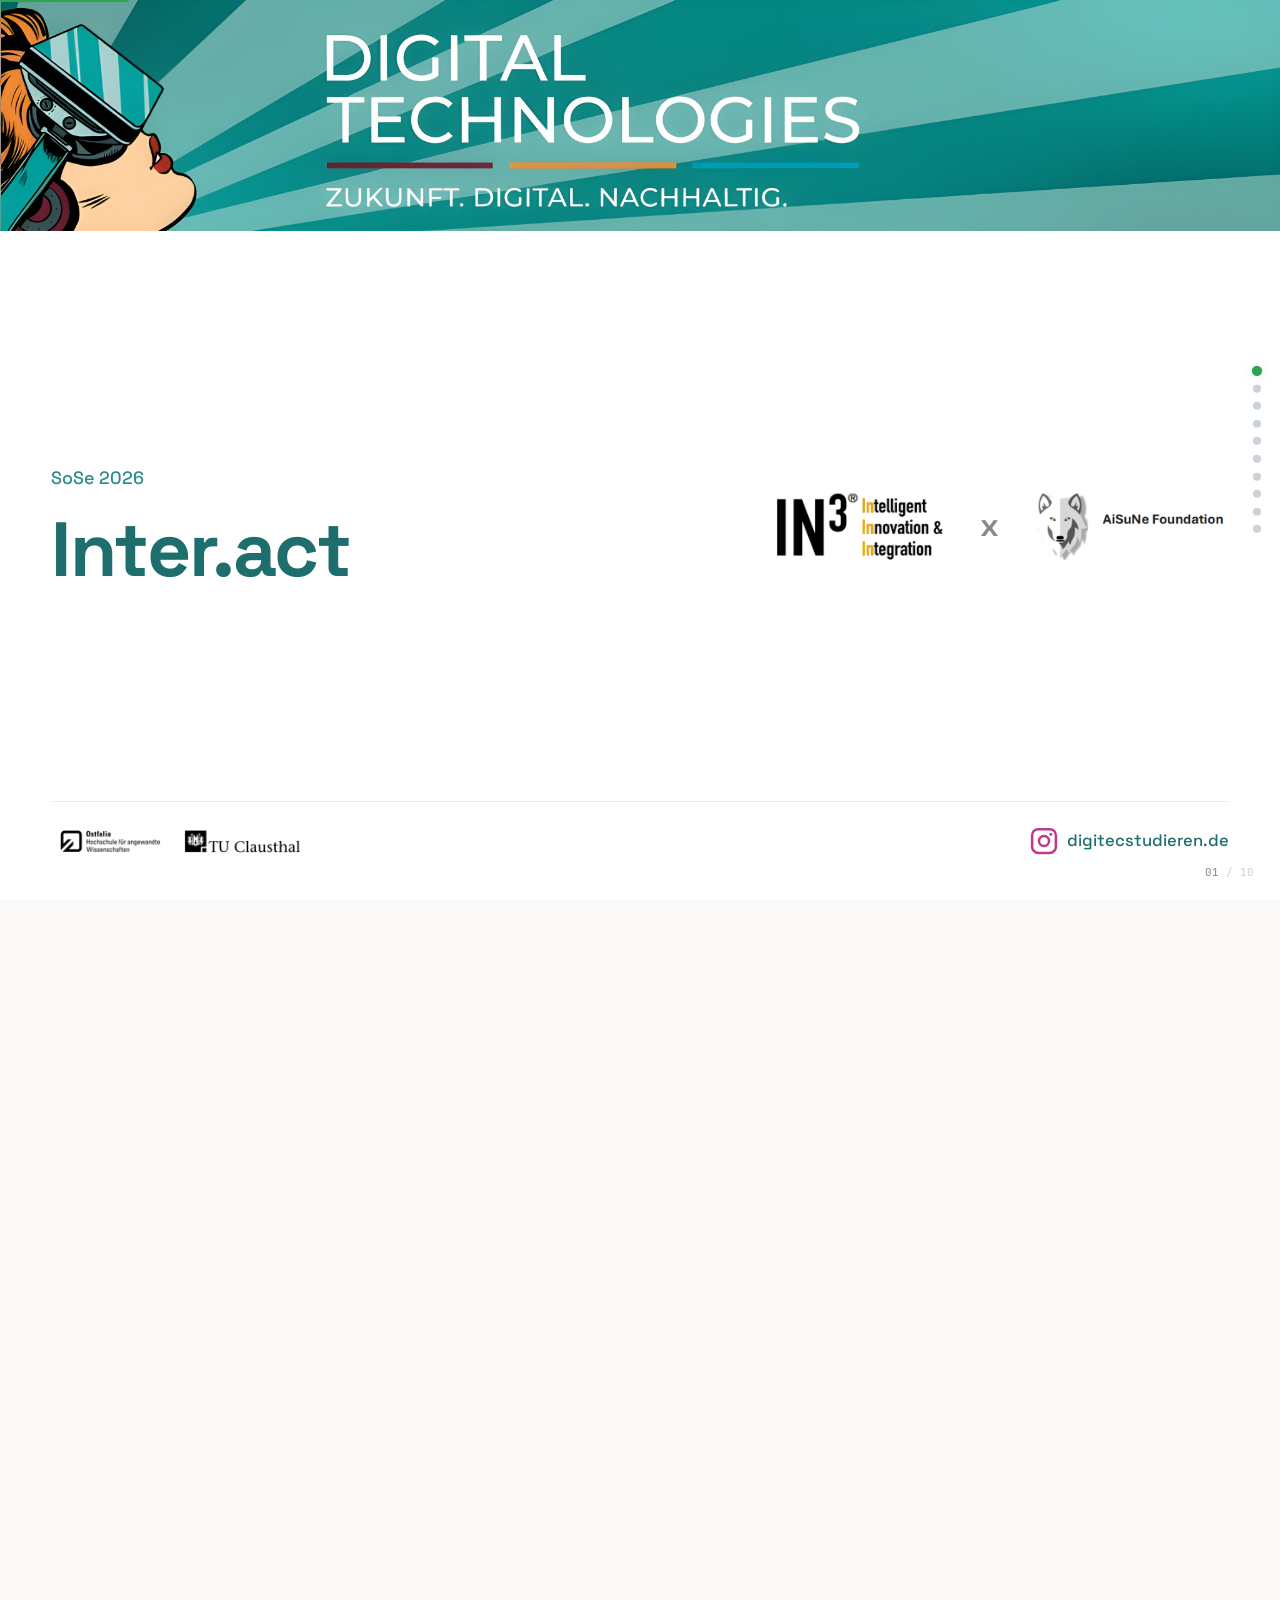
<file: index.html>
<!doctype html>
<html lang="en">
  <head>
    <meta charset="UTF-8" />
    <meta name="viewport" content="width=device-width, initial-scale=1.0" />
    <title>INTER.act - Combined Presentation</title>
    <link rel="preconnect" href="https://fonts.googleapis.com" />
    <link rel="preconnect" href="https://fonts.gstatic.com" crossorigin />
    <link
      href="https://fonts.googleapis.com/css2?family=JetBrains+Mono:wght@300;400;500;700;800&family=Space+Grotesk:wght@400;500;600;700;800&display=swap"
      rel="stylesheet"
    />
    <link rel="stylesheet" href="styles.css" />
    <style>
      /* Combined-only: scroll-snap + progress bar + nav dots */
      html {
        scroll-snap-type: y mandatory;
        scroll-behavior: smooth;
      }
      body {
        overflow-y: auto;
      }
      .slide {
        scroll-snap-align: start;
      }
      .reveal {
        animation: none;
        opacity: 0;
        transform: translateY(20px);
        transition:
          opacity 0.7s var(--ease),
          transform 0.7s var(--ease);
      }
      .slide.visible .reveal {
        opacity: 1;
        transform: translateY(0);
      }
      .slide.visible .reveal:nth-child(1) {
        transition-delay: 0.05s;
      }
      .slide.visible .reveal:nth-child(2) {
        transition-delay: 0.15s;
      }
      .slide.visible .reveal:nth-child(3) {
        transition-delay: 0.25s;
      }
      .slide.visible .reveal:nth-child(4) {
        transition-delay: 0.35s;
      }
      .slide.visible .reveal:nth-child(5) {
        transition-delay: 0.45s;
      }
      .slide.visible .reveal:nth-child(6) {
        transition-delay: 0.55s;
      }
      .slide.visible .reveal:nth-child(7) {
        transition-delay: 0.65s;
      }

      .progress-bar {
        position: fixed;
        top: 0;
        left: 0;
        height: 2px;
        background: var(--green);
        z-index: 1000;
        transition: width 0.2s linear;
        box-shadow: 0 0 8px var(--green-glow);
      }
      .nav-dots {
        position: fixed;
        right: clamp(0.6rem, 1.5vw, 1.5rem);
        top: 50%;
        transform: translateY(-50%);
        display: flex;
        flex-direction: column;
        gap: 0.6rem;
        z-index: 100;
      }
      .nav-dots button {
        width: 8px;
        height: 8px;
        border-radius: 50%;
        background: var(--border-bright);
        border: none;
        cursor: pointer;
        padding: 0;
        transition: all 0.3s var(--ease);
      }
      .nav-dots button.active {
        background: var(--green);
        box-shadow: 0 0 12px var(--green-glow);
        transform: scale(1.3);
      }
      /* Hide chrome navigation links inside combined view */
      .slide .chrome .branch a {
        display: none;
      }

      /* Architecture slide fit */
      #arch-slide-fix .slide-content {
        justify-content: flex-start;
        gap: clamp(0.6rem, 1.5vh, 1.2rem);
        padding-top: clamp(1.5rem, 4.5vh, 3rem) !important;
      }
      #arch-slide-fix .section-title {
        margin-bottom: 0.2rem;
      }
      #arch-slide-fix .arch {
        padding: 0.5rem 1rem;
      }
      #arch-slide-fix .arch-svg {
        max-height: clamp(180px, 34vh, 340px);
      }
      #arch-slide-fix .arch.diagram-frame {
        cursor: pointer;
        position: relative;
      }
      #arch-slide-fix .arch-callout {
        margin-top: 0;
        padding: 0.8rem 1.2rem !important;
        font-size: clamp(0.75rem, 1.1vw, 0.9rem) !important;
        line-height: 1.4 !important;
      }

      /* Goal slide fit */
      #goal-slide-fix .slide-content {
        margin-top: clamp(1.5rem, 4vh, 2.5rem);
        justify-content: flex-start;
        gap: clamp(0.4rem, 1vw, 0.8rem);
      }
      #goal-slide-fix .section-title {
        margin-bottom: 0.2rem;
      }
      #goal-slide-fix p.muted {
        font-size: clamp(0.75rem, 1.1vw, 0.95rem);
        line-height: 1.5;
        max-width: 72ch !important;
      }
      #goal-slide-fix .diagram-frame {
        margin-top: 0.5rem;
        max-height: clamp(300px, 55vh, 520px);
      }
      #goal-slide-fix .diagram-frame object,
      #goal-slide-fix .diagram-frame img {
        max-height: clamp(280px, 52vh, 480px);
      }
      #goal-slide-fix .arch-callout {
        margin-top: 0.3rem;
        padding: 0.6rem 1rem !important;
        font-size: clamp(0.72rem, 1vw, 0.88rem) !important;
        line-height: 1.45 !important;
      }

      /* Built slide fit */
      #built-slide-fix .slide-content {
        justify-content: flex-start;
        gap: clamp(0.4rem, 1vh, 0.8rem);
        padding-top: clamp(1.5rem, 4vh, 2.5rem);
      }
      #built-slide-fix .section-title {
        margin-bottom: 0.2rem;
      }
      #built-slide-fix .arch-callout {
        margin-top: 0.2rem !important;
        padding: 0.6rem 1rem !important;
        font-size: clamp(0.7rem, 0.9vw, 0.85rem) !important;
      }

      /* Fix legend wrapping */
      .arch-legend-item {
        white-space: nowrap;
      }

      /* Lightbox refinement */
      .lightbox {
        align-items: center !important;
        justify-content: center !important;
        padding: 2rem !important;
        overflow-y: auto !important;
      }
      .lightbox object,
      .lightbox img {
        width: 98vw !important;
        max-width: none !important;
        height: auto !important;
        max-height: 94vh !important;
        object-fit: contain !important;
        transform: none !important;
        margin: 0 auto !important;
        background: white;
        border-radius: 4px;
      }
      .lightbox .close-hint {
        z-index: 10001 !important;
        background: rgba(255, 255, 255, 0.2) !important;
        border: 1px solid rgba(255, 255, 255, 0.5) !important;
        color: #ffffff !important;
        padding: 0.5rem 1rem !important;
        border-radius: 6px !important;
        opacity: 1 !important;
        display: block !important;
        pointer-events: auto !important;
      }
      .arch-lightbox-inner {
        display: flex;
        align-items: center;
        justify-content: center;
        width: 100%;
        height: 100%;
      }
      .arch-lightbox-inner svg {
        background: white;
        border-radius: 4px;
      }

      /* ===========================================
         INTRODUCTION SLIDE (Imagine - warehouse base)
         =========================================== */
      .intro-slide .slide-content {
        justify-content: flex-start;
        gap: clamp(0.5rem, 1.2vw, 1rem);
        overflow: visible;
      }

      .intro-grid {
        display: grid;
        grid-template-columns: 1.5fr 1fr;
        gap: clamp(2rem, 5vw, 5rem);
        align-items: center;
        flex: 1;
        min-height: 0;
        overflow: visible;
      }
      @media (max-width: 720px) {
        .intro-grid {
          grid-template-columns: 1fr;
        }
        .intro-warehouse {
          order: -1;
          justify-content: center;
        }
        .intro-warehouse-frame {
          margin-left: auto;
          margin-right: auto;
        }
      }

      .intro-story {
        display: flex;
        flex-direction: column;
        gap: clamp(0.5rem, 1.1vw, 0.9rem);
      }
      .intro-story p {
        font-size: clamp(0.8rem, 1.25vw, 1.05rem);
        line-height: 1.55;
        color: var(--text-secondary);
        max-width: 65ch;
      }
      .intro-story p strong {
        color: var(--text-primary);
        font-weight: 600;
      }
      .intro-story p .green-accent {
        color: var(--green);
        font-weight: 600;
      }

      .intro-traits {
        list-style: none;
        display: grid;
        grid-template-columns: 1fr 1fr;
        gap: clamp(0.3rem, 0.8vw, 0.6rem);
        margin-top: calc(0.5 * var(--element-gap));
      }
      .intro-traits li {
        font-family: var(--font-mono);
        font-size: var(--small-size);
        color: var(--text-secondary);
        padding: 0.5em 0.7em;
        background: var(--bg-panel);
        border: 1px solid var(--border);
        border-left: 2px solid var(--green);
        border-radius: 4px;
        line-height: 1.4;
      }

      .intro-pivot {
        font-family: var(--font-display);
        font-size: clamp(0.9rem, 1.4vw, 1.15rem);
        line-height: 1.45;
        color: var(--text-primary);
        margin-top: calc(0.5 * var(--element-gap));
        padding-left: clamp(0.6rem, 1.2vw, 1rem);
        border-left: 3px solid var(--green);
      }

      /* ----- Porthole-framed warehouse image ----- */
      .intro-warehouse {
        position: relative;
        display: flex;
        align-items: center;
        justify-content: center;
        margin-top: -1rem;
        justify-self: center;
        padding: clamp(1.5rem, 4vw, 3rem);
        aspect-ratio: 1;
        max-height: 100%;
        min-height: 0;
        overflow: visible;
      }

      .intro-warehouse-frame {
        position: relative;
        width: 100%;
        height: 100%;
        max-width: clamp(240px, 32vw, 420px);
        max-height: clamp(240px, 32vw, 420px);
        aspect-ratio: 1;
        margin-left: auto;
        margin-right: auto;
        border-radius: 50%;
        box-shadow:
          inset 0 0 0 5px rgba(255, 255, 255, 0.55),
          inset 0 0 32px rgba(0, 0, 0, 0.28),
          0 0 0 1.5px rgba(45, 164, 78, 0.55),
          0 0 60px rgba(45, 164, 78, 0.22),
          0 18px 36px rgba(0, 0, 0, 0.18);
        z-index: 2;
      }
      .intro-warehouse-frame img {
        width: 100%;
        height: 100%;
        object-fit: cover;
        display: block;
        border-radius: 50%;
        filter: contrast(1.04) saturate(0.95);
      }
      .intro-warehouse-glass {
        position: absolute;
        inset: 0;
        border-radius: 50%;
        background: radial-gradient(
          circle at 30% 25%,
          rgba(255, 255, 255, 0.32) 0%,
          rgba(255, 255, 255, 0.08) 22%,
          transparent 38%
        );
        pointer-events: none;
        z-index: 3;
      }

      /* Peer-mesh decoration: 8 actor nodes around the warehouse,
         connected by faint chord lines. Reinforces the INTER.act
         coordination metaphor instead of planet-orbit imagery. */
      .intro-warehouse-mesh {
        position: absolute;
        inset: -34px;
        pointer-events: none;
        z-index: 1;
        overflow: visible;
      }
      .intro-warehouse-mesh circle.node {
        fill: var(--green);
        filter: drop-shadow(0 0 4px rgba(45, 164, 78, 0.7));
      }
      .intro-warehouse-mesh circle.node.pulse {
        animation: mesh-pulse 2.4s var(--ease) infinite;
        transform-box: fill-box;
        transform-origin: center;
      }
      .intro-warehouse-mesh circle.node.pulse-2 {
        animation-delay: 0.8s;
      }
      .intro-warehouse-mesh circle.node.pulse-3 {
        animation-delay: 1.6s;
      }
      .intro-warehouse-mesh line.chord {
        stroke: rgba(45, 164, 78, 0.28);
        stroke-width: 0.5;
        stroke-dasharray: 2 2;
      }
      .intro-warehouse-mesh circle.ring {
        fill: none;
        stroke: rgba(45, 164, 78, 0.22);
        stroke-width: 0.4;
        stroke-dasharray: 1 3;
      }
      @keyframes mesh-pulse {
        0%,
        100% {
          transform: scale(1);
          opacity: 0.85;
        }
        50% {
          transform: scale(1.6);
          opacity: 1;
        }
      }
      @media (prefers-reduced-motion: reduce) {
        .intro-warehouse-mesh circle.node.pulse {
          animation: none;
        }
      }

      /* Demo-slide factory row */
      .demo-factory .node .label,
      .demo-factory .node .role {
        white-space: nowrap;
      }

      /* ==========================================================
         SLIDE 2 - INTRODUCTION
         ========================================================== */
      .intro-page .slide-content {
        justify-content: center;
        gap: clamp(1rem, 2vw, 1.5rem);
      }
      .intro-page .lede {
        font-size: clamp(1rem, 1.55vw, 1.25rem);
        line-height: 1.6;
        color: var(--text-primary);
        max-width: 88ch;
        font-weight: 400;
      }
      .intro-page .lede strong {
        color: var(--green);
        font-weight: 700;
      }
      .intro-cards {
        display: grid;
        grid-template-columns: 1fr 1fr;
        gap: clamp(0.7rem, 1.6vw, 1.2rem);
        margin-top: var(--element-gap);
      }
      @media (max-width: 800px) {
        .intro-cards {
          grid-template-columns: 1fr;
        }
      }
      .intro-card {
        padding: 0.85em 1.05em;
        background: var(--bg-panel);
        border: 1px solid var(--border);
        border-radius: 6px;
        display: flex;
        flex-direction: column;
        gap: 0.4em;
      }
      .intro-card.problem {
        border-left: 3px solid var(--magenta);
      }
      .intro-card.walk {
        border-left: 3px solid var(--green);
      }
      .intro-card .label {
        font-family: var(--font-mono);
        font-size: 0.72rem;
        text-transform: uppercase;
        letter-spacing: 0.08em;
        color: var(--text-dim);
      }
      .intro-card.problem .label {
        color: var(--magenta);
      }
      .intro-card.walk .label {
        color: var(--green);
      }
      .intro-card p {
        font-size: clamp(0.88rem, 1.25vw, 1rem);
        line-height: 1.55;
        color: var(--text-secondary);
        margin: 0;
      }
      .intro-card p strong {
        color: var(--text-primary);
        font-weight: 600;
      }
      .intro-card ul {
        list-style: none;
        margin: 0;
        padding: 0;
        display: grid;
        grid-template-columns: 1fr 1fr;
        gap: 0.35em 1em;
      }
      .intro-card ul li {
        font-family: var(--font-mono);
        font-size: 0.82rem;
        color: var(--text-secondary);
        position: relative;
        padding-left: 1em;
        line-height: 1.45;
      }
      .intro-card ul li::before {
        content: "▸";
        position: absolute;
        left: 0;
        color: var(--green);
      }
      .intro-card ul li em {
        font-style: italic;
        color: var(--text-dim);
      }
    </style>
  </head>
  <body>
    <div class="progress-bar" id="progress"></div>
    <nav class="nav-dots" id="navDots" aria-label="Slide navigation"></nav>

    <!-- =============================================
     SLIDE 1 - TITLE COVER
     ============================================= -->
    <section class="slide title-cover">
      <header class="chrome">
        <span class="dot r"></span><span class="dot y"></span
        ><span class="dot g"></span>
        <span class="path">~/Inter-Act/01-title</span>
        <span class="branch"></span>
      </header>

      <div class="slide-content">
        <div class="hero-banner">
          <img
            src="assets/Main DIgitech Banner.png"
            alt="Digital Technologies - Zukunft. Digital. Nachhaltig."
          />
        </div>

        <div class="cover-body">
          <div class="cover-main">
            <div class="cover-left">
              <div class="term">SoSe 2026</div>
              <div class="product">Inter.act</div>
            </div>
            <div class="brand-row">
              <img
                src="assets/IN3 logo.png"
                alt="IN³ - Intelligent Innovation &amp; Integration"
              />
              <span class="x">x</span>
              <img src="assets/Aisune logo.png" alt="AiSuNe Foundation" />
            </div>
          </div>

          <div class="partners-strip">
            <div class="partners-left">
              <img
                src="assets/Ostfalia & clausthal logo.png"
                alt="Ein gemeinsames Studienprogramm der · Ostfalia · TU Clausthal"
              />
            </div>
            <div class="partners-right">
              <svg
                class="ig-icon"
                viewBox="0 0 24 24"
                fill="none"
                xmlns="http://www.w3.org/2000/svg"
                aria-hidden="true"
              >
                <rect
                  x="2.5"
                  y="2.5"
                  width="19"
                  height="19"
                  rx="5"
                  stroke="#bf3989"
                  stroke-width="2"
                />
                <circle
                  cx="12"
                  cy="12"
                  r="4"
                  stroke="#bf3989"
                  stroke-width="2"
                />
                <circle cx="17.5" cy="6.5" r="1.2" fill="#bf3989" />
              </svg>
              <span>digitecstudieren.de</span>
            </div>
          </div>
        </div>
      </div>

      <div class="slide-number" style="color: #888">
        01<span class="of"> / 10</span>
      </div>
    </section>

    <!-- =============================================
     SLIDE 2 - INTRODUCTION
     Rephrased per Alex: digital twin, not factory simulator.
     Problem reframed: real driver is COMPLEXITY → DEADLOCK, not latency/links/compute.
     Goal: non-deterministic, self-developing solutions.
     ============================================= -->
    <section class="slide intro-page">
      <header class="chrome">
        <span class="dot r"></span><span class="dot y"></span
        ><span class="dot g"></span>
        <span class="path">~/Inter-Act/02-introduction</span>
        <span class="branch"></span>
      </header>

      <div class="slide-content">
        <p class="eyebrow reveal">Introduction</p>
        <h2 class="section-title reveal">
          What is INTER<span style="color: var(--green)">.</span>act?
        </h2>

        <p class="reveal lede">
          Inter.act is the <strong>digital twin</strong> of an autonomous robot
          warehouse where every actor -
          <strong>arm, vehicle, conveyor</strong> - carries its own small AI
          brain and self-organizes with its neighbours to complete tasks that no
          single actor could do alone, instead of waiting for a central
          controller to tell it what to do.
        </p>

        <div class="intro-cards reveal">
          <div class="intro-card problem">
            <span class="label">The problem we're working on</span>
            <p>
              A single central controller cannot keep up with
              <strong>growing system complexity</strong>. With many actors and
              unpredictable combinations of states, you cannot pre-define every
              outcome - and the system <strong>deadlocks</strong> on situations
              the controller was never programmed for.
            </p>
            <p>
              Our goal is a system that finds
              <span class="green-accent"
                >non-deterministic solutions on its own</span
              >
              - one that self-develops a way forward, without every path being
              hard-coded ahead of time.
            </p>
          </div>

          <div class="intro-card walk">
            <span class="label">We'll walk you through</span>
            <ul>
              <li>Why we picked this problem</li>
              <li>Where we want to land</li>
              <li>What we've built <em>(live demo)</em></li>
              <li>What comes next</li>
            </ul>
          </div>
        </div>
      </div>

      <div class="slide-number">02<span class="of"> / 10</span></div>
    </section>

    <!-- =============================================
     SLIDE 3 - IMAGINE (warehouse base opener)
     Per Alex: removed "These actors are autonomous" sentence -
     it contradicts the flow (next sentence says current approach
     is central). That sentence moves to slide 4 as conclusion.
     ============================================= -->
    <section class="slide intro-slide">
      <header class="chrome">
        <span class="dot r"></span><span class="dot y"></span
        ><span class="dot g"></span>
        <span class="path">~/Inter-Act/03-imagine</span>
        <span class="branch"></span>
      </header>

      <div class="slide-content">
        <p class="eyebrow reveal">Imagine</p>
        <h2 class="section-title reveal">
          Inside the <span style="color: var(--green)">warehouse</span>
        </h2>

        <div class="intro-grid">
          <div class="intro-story reveal">
            <p>
              The actors on the floor are
              <strong>robotic arms, shuttle vehicles, and conveyor belts</strong
              >. Each one does its own job: arms pick and place, shuttles move
              parts between zones, belts carry parts across longer distances.
              <strong
                >Different jobs, different expertise, all working in the same
                place at the same time.</strong
              >
            </p>

            <p>
              With the current approach, you need
              <strong>one central controller</strong> coordinating every actor
              at once. That works fine on a small or mid-size setup.
              <span class="green-accent"
                >A single controller stops scaling</span
              >
              once you add a large amount of actors - because of latency,
              unreliable links, and the computational power demanded from a
              single system.
            </p>

            <ul class="intro-traits">
              <li>Different actors,<br />different tasks</li>
              <li>Demanding environment,<br />outside influences</li>
              <li>Latency &amp; unreliable<br />links</li>
              <li>Computation scales<br />exponentially</li>
            </ul>

            <p class="intro-pivot reveal">
              So what if it's not one central unit at all?
            </p>
          </div>

          <div class="intro-warehouse reveal" aria-hidden="true">
            <div class="intro-warehouse-frame">
              <img
                src="assets/warehouse.png"
                alt="A base in warehouse - multiple actors with their own jobs"
              />
              <span class="intro-warehouse-glass"></span>
              <svg
                class="intro-warehouse-mesh"
                viewBox="0 0 200 200"
                aria-hidden="true"
              >
                <circle class="ring" cx="100" cy="100" r="98" />
                <line class="chord" x1="100" y1="2" x2="195.7" y2="138.6" />
                <line class="chord" x1="195.7" y1="61.4" x2="4.3" y2="138.6" />
                <line class="chord" x1="198" y1="100" x2="30.7" y2="30.7" />
                <line
                  class="chord"
                  x1="169.3"
                  y1="169.3"
                  x2="30.7"
                  y2="169.3"
                />
                <line class="chord" x1="100" y1="198" x2="4.3" y2="61.4" />
                <circle class="node pulse" cx="100" cy="2" r="3" />
                <circle class="node" cx="169.3" cy="30.7" r="2.4" />
                <circle class="node pulse-2" cx="198" cy="100" r="3" />
                <circle class="node" cx="169.3" cy="169.3" r="2.4" />
                <circle class="node pulse-3" cx="100" cy="198" r="3" />
                <circle class="node" cx="30.7" cy="169.3" r="2.4" />
                <circle class="node pulse" cx="2" cy="100" r="3" />
                <circle class="node" cx="30.7" cy="30.7" r="2.4" />
              </svg>
            </div>
          </div>
        </div>
      </div>

      <div class="slide-number">03<span class="of"> / 10</span></div>
    </section>

    <!-- =============================================
     SLIDE 4 - ULTIMATE GOAL
     Per Alex: conclusion sentence added below diagram.
     Observer description refined. All "asset" → "actor".
     ============================================= -->
    <section class="slide" id="goal-slide-fix">
      <header class="chrome">
        <span class="dot r"></span><span class="dot y"></span
        ><span class="dot g"></span>
        <span class="path">~/Inter-Act/04-goal</span>
        <span class="branch"></span>
      </header>

      <div class="slide-content">
        <p class="eyebrow reveal">Ultimate goal</p>
        <h2 class="section-title reveal">
          One central controller <span style="color: var(--text-dim)">→</span>
          <span style="color: var(--green)">brains that negotiate</span>
        </h2>

        <p class="reveal muted" style="max-width: 80ch">
          Today every decision flows through one deterministic central
          controller - no intelligence, no autonomy.
          <br /><br /><strong>BUT</strong> in INTER.act, every actor reasons on
          its own and works out handovers with its neighbours directly.
        </p>

        <!-- Today vs INTER.act diagram - click to enlarge -->
        <div
          class="diagram-frame reveal"
          id="diagramFrame"
          role="button"
          tabindex="0"
          aria-label="Click to enlarge diagram"
        >
          <span class="zoom-hint">click to zoom ⤢</span>
          <object
            type="image/svg+xml"
            data="assets/today-vs-interact.svg"
            aria-label="Today versus INTER.act architecture diagram"
          >
            <img
              src="assets/today-vs-interact.svg"
              alt="Today versus INTER.act architecture diagram"
            />
          </object>
        </div>

        <div class="arch-callout reveal">
          <strong>Conclusion:</strong> these actors are autonomous - no human
          issues commands, each one decides for itself what to do next.
          Peer-to-peer messaging between brains swaps information directly on
          a shared message bus. Actors negotiate handovers; the observer
          <strong>sets the goal</strong>, watches state, and stays out of the
          way. This setup is a <strong>foundation</strong> - while shown here
          in a warehouse, the same coordination model extends naturally to
          other multi-agent environments such as autonomous drones or even
          space-based systems.
        </div>
      </div>

      <div class="slide-number">04<span class="of"> / 10</span></div>
    </section>

    <!-- =============================================
     SLIDE 5 - PROJECT PHASES
     Per Alex: "asset communication" → "actor coordination".
     "per station" → "per actor". "every arm" → "every actor".
     ============================================= -->
    <section class="slide">
      <header class="chrome">
        <span class="dot r"></span><span class="dot y"></span
        ><span class="dot g"></span>
        <span class="path">~/Inter-Act/05-phases</span>
        <span class="branch"></span>
      </header>

      <div class="slide-content">
        <p class="eyebrow reveal">Project phases</p>
        <h2 class="section-title reveal">
          Three epics <span style="color: var(--text-dim)">·</span>
          <span style="color: var(--amber)">we are here</span>
        </h2>
        <p
          class="reveal dim"
          style="
            font-family: var(--font-mono);
            font-size: var(--small-size);
            margin-top: calc(-1 * var(--element-gap));
          "
        >
          Sprint 1-2 · foundation laid &nbsp;·&nbsp; Sprint 3 · AI integration
          &nbsp;·&nbsp; Sprint 4+ · actor coordination
        </p>

        <div class="phases reveal">
          <div class="phase done">
            <div class="phase-head">
              <span class="phase-num">Phase 01</span>
              <span class="phase-status" aria-label="foundation laid">✓</span>
            </div>
            <h3>Simulation</h3>
            <p>
              A virtual warehouse floor with arms, shuttles, and conveyors.
              Live state, a <strong>fail/recover lifecycle</strong>, and one
              <em>Docker container</em> per actor - one isolated service
              each. The base is solid; a Node-RED style builder is what's
              next.
            </p>
            <span class="phase-tag">Sprint 1-2 · iterating</span>
          </div>

          <div class="phase active">
            <div class="phase-head">
              <span class="phase-num">Phase 02</span>
              <span class="phase-status" aria-label="in progress">◐</span>
            </div>
            <h3>AI integration</h3>
            <p>
              Each actor gets its own <strong>small on-device brain</strong>
              running locally via Ollama. The brain interprets messages from
              the temporary backend and decides <em>when</em> and
              <em>which</em> script to run; the script handles <em>how</em>.
            </p>
            <span class="phase-tag">Sprint 3 · active</span>
          </div>

          <div class="phase pending">
            <div class="phase-head">
              <span class="phase-num">Phase 03</span>
              <span class="phase-status" aria-label="not started">○</span>
            </div>
            <h3>Actor coordination</h3>
            <p>
              The temporary backend goes away. Actors work out handovers
              between themselves on a <strong>shared message bus</strong>;
              the observer only steps in when peers get stuck.
            </p>
            <span class="phase-tag">Sprint 4+ · next up</span>
          </div>
        </div>

        <div class="phase-progress reveal">
          <span>start</span>
          <div class="track"><div class="marker"></div></div>
          <span>vision</span>
        </div>
      </div>

      <div class="slide-number">05<span class="of"> / 10</span></div>
    </section>

    <!-- =============================================
     SLIDE 6 - ARCHITECTURE DIAGRAM
     Per Alex: redesigned to show transitional state.
     Frontend → brain+actor pairs → observer (temporary backend).
     Colors: green=done, amber=in progress, red=planned.
     ============================================= -->
    <section class="slide" id="arch-slide-fix">
      <header class="chrome">
        <span class="dot r"></span><span class="dot y"></span
        ><span class="dot g"></span>
        <span class="path">~/Inter-Act/06-architecture</span>
        <span class="branch"></span>
      </header>

      <div class="slide-content">
        <p class="eyebrow reveal">
          Architecture <span style="color: var(--text-dim)">·</span>
          <span style="color: var(--amber)">current state</span>
        </p>
        <h2 class="section-title reveal">How the pieces fit together</h2>

        <div
          class="arch reveal diagram-frame"
          id="archFrame"
          role="button"
          tabindex="0"
          aria-label="Click to enlarge architecture diagram"
        >
          <span class="zoom-hint">click to zoom ⤢</span>
          <svg
            class="arch-svg"
            viewBox="0 0 1100 380"
            xmlns="http://www.w3.org/2000/svg"
            role="img"
            aria-label="Architecture diagram showing frontend, actor-brain pairs, and observer. Green=implemented, amber=in progress, red=planned."
          >
            <defs>
              <marker
                id="arch-arrow"
                viewBox="0 0 10 10"
                refX="9"
                refY="5"
                markerWidth="6"
                markerHeight="6"
                orient="auto-start-reverse"
              >
                <path d="M 0 0 L 10 5 L 0 10 z" fill="#2da44e" />
              </marker>
              <marker
                id="arch-arrow-amber"
                viewBox="0 0 10 10"
                refX="9"
                refY="5"
                markerWidth="6"
                markerHeight="6"
                orient="auto-start-reverse"
              >
                <path d="M 0 0 L 10 5 L 0 10 z" fill="#8a6300" />
              </marker>
              <marker
                id="arch-arrow-red"
                viewBox="0 0 10 10"
                refX="9"
                refY="5"
                markerWidth="6"
                markerHeight="6"
                orient="auto-start-reverse"
              >
                <path d="M 0 0 L 10 5 L 0 10 z" fill="#cf222e" />
              </marker>
            </defs>

            <!-- ============ TOP: FRONTEND ============ -->
            <g>
              <rect
                x="440"
                y="10"
                width="220"
                height="60"
                rx="10"
                fill="#f0fff5"
                stroke="#2da44e"
                stroke-width="2"
              />
              <text
                x="550"
                y="38"
                text-anchor="middle"
                font-family="'Space Grotesk', sans-serif"
                font-size="18"
                font-weight="700"
                fill="#2da44e"
              >
                frontend
              </text>
              <text
                x="550"
                y="56"
                text-anchor="middle"
                font-family="'JetBrains Mono', monospace"
                font-size="11"
                fill="#7a8087"
              >
                Canvas + live UI
              </text>
            </g>

            <!-- Frontend → actors -->
            <line
              x1="470"
              y1="70"
              x2="110"
              y2="130"
              stroke="#2da44e"
              stroke-width="1.5"
              marker-end="url(#arch-arrow)"
            />
            <line
              x1="500"
              y1="70"
              x2="290"
              y2="130"
              stroke="#2da44e"
              stroke-width="1.5"
              marker-end="url(#arch-arrow)"
            />
            <line
              x1="530"
              y1="70"
              x2="470"
              y2="130"
              stroke="#2da44e"
              stroke-width="1.5"
              marker-end="url(#arch-arrow)"
            />
            <line
              x1="570"
              y1="70"
              x2="650"
              y2="130"
              stroke="#2da44e"
              stroke-width="1.5"
              marker-end="url(#arch-arrow)"
            />
            <line
              x1="600"
              y1="70"
              x2="830"
              y2="130"
              stroke="#2da44e"
              stroke-width="1.5"
              marker-end="url(#arch-arrow)"
            />
            <line
              x1="630"
              y1="70"
              x2="1010"
              y2="130"
              stroke="#2da44e"
              stroke-width="1.5"
              marker-end="url(#arch-arrow)"
            />

            <!-- ============ MIDDLE: BRAIN + ACTOR PAIRS ============ -->
            <!-- Arm 1 - green -->
            <g>
              <rect
                x="40"
                y="130"
                width="140"
                height="80"
                rx="10"
                fill="#fafbfc"
                stroke="#2da44e"
                stroke-width="2"
              />
              <text
                x="110"
                y="155"
                text-anchor="middle"
                font-family="'Space Grotesk', sans-serif"
                font-size="13"
                font-weight="600"
                fill="#2da44e"
              >
                Brain + Arm 1
              </text>
              <text
                x="110"
                y="175"
                text-anchor="middle"
                font-family="'JetBrains Mono', monospace"
                font-size="10"
                fill="#7a8087"
              >
                arm · on-device brain
              </text>
              <text
                x="110"
                y="195"
                text-anchor="middle"
                font-family="'JetBrains Mono', monospace"
                font-size="10"
                fill="#2da44e"
              >
                ✓ implemented
              </text>
            </g>

            <!-- Arm 2 - green -->
            <g>
              <rect
                x="220"
                y="130"
                width="140"
                height="80"
                rx="10"
                fill="#fafbfc"
                stroke="#2da44e"
                stroke-width="2"
              />
              <text
                x="290"
                y="155"
                text-anchor="middle"
                font-family="'Space Grotesk', sans-serif"
                font-size="13"
                font-weight="600"
                fill="#2da44e"
              >
                Brain + Arm 2
              </text>
              <text
                x="290"
                y="175"
                text-anchor="middle"
                font-family="'JetBrains Mono', monospace"
                font-size="10"
                fill="#7a8087"
              >
                arm · on-device brain
              </text>
              <text
                x="290"
                y="195"
                text-anchor="middle"
                font-family="'JetBrains Mono', monospace"
                font-size="10"
                fill="#2da44e"
              >
                ✓ implemented
              </text>
            </g>

            <!-- Shuttle - amber -->
            <g>
              <rect
                x="400"
                y="130"
                width="140"
                height="80"
                rx="10"
                fill="#fdf6e3"
                stroke="#8a6300"
                stroke-width="2"
              />
              <text
                x="470"
                y="155"
                text-anchor="middle"
                font-family="'Space Grotesk', sans-serif"
                font-size="13"
                font-weight="600"
                fill="#8a6300"
              >
                Brain + Shuttle
              </text>
              <text
                x="470"
                y="175"
                text-anchor="middle"
                font-family="'JetBrains Mono', monospace"
                font-size="10"
                fill="#7a8087"
              >
                vehicle · scripted
              </text>
              <text
                x="470"
                y="195"
                text-anchor="middle"
                font-family="'JetBrains Mono', monospace"
                font-size="10"
                fill="#8a6300"
              >
                ◐ in progress
              </text>
            </g>

            <!-- Belt - amber -->
            <g>
              <rect
                x="580"
                y="130"
                width="140"
                height="80"
                rx="10"
                fill="#fdf6e3"
                stroke="#8a6300"
                stroke-width="2"
              />
              <text
                x="650"
                y="155"
                text-anchor="middle"
                font-family="'Space Grotesk', sans-serif"
                font-size="13"
                font-weight="600"
                fill="#8a6300"
              >
                Brain + Belt
              </text>
              <text
                x="650"
                y="175"
                text-anchor="middle"
                font-family="'JetBrains Mono', monospace"
                font-size="10"
                fill="#7a8087"
              >
                conveyor · scripted
              </text>
              <text
                x="650"
                y="195"
                text-anchor="middle"
                font-family="'JetBrains Mono', monospace"
                font-size="10"
                fill="#8a6300"
              >
                ◐ in progress
              </text>
            </g>

            <!-- Arm 3 - green -->
            <g>
              <rect
                x="760"
                y="130"
                width="140"
                height="80"
                rx="10"
                fill="#fafbfc"
                stroke="#2da44e"
                stroke-width="2"
              />
              <text
                x="830"
                y="155"
                text-anchor="middle"
                font-family="'Space Grotesk', sans-serif"
                font-size="13"
                font-weight="600"
                fill="#2da44e"
              >
                Brain + Arm 3
              </text>
              <text
                x="830"
                y="175"
                text-anchor="middle"
                font-family="'JetBrains Mono', monospace"
                font-size="10"
                fill="#7a8087"
              >
                arm · on-device brain
              </text>
              <text
                x="830"
                y="195"
                text-anchor="middle"
                font-family="'JetBrains Mono', monospace"
                font-size="10"
                fill="#2da44e"
              >
                ✓ implemented
              </text>
            </g>

            <!-- Arm 4 - green -->
            <g>
              <rect
                x="940"
                y="130"
                width="140"
                height="80"
                rx="10"
                fill="#fafbfc"
                stroke="#2da44e"
                stroke-width="2"
              />
              <text
                x="1010"
                y="155"
                text-anchor="middle"
                font-family="'Space Grotesk', sans-serif"
                font-size="13"
                font-weight="600"
                fill="#2da44e"
              >
                Brain + Arm 4
              </text>
              <text
                x="1010"
                y="175"
                text-anchor="middle"
                font-family="'JetBrains Mono', monospace"
                font-size="10"
                fill="#7a8087"
              >
                arm · on-device brain
              </text>
              <text
                x="1010"
                y="195"
                text-anchor="middle"
                font-family="'JetBrains Mono', monospace"
                font-size="10"
                fill="#2da44e"
              >
                ✓ implemented
              </text>
            </g>

            <!-- ============ PEER-TO-PEER LINES (red = planned) ============ -->
            <line
              x1="180"
              y1="170"
              x2="220"
              y2="170"
              stroke="#cf222e"
              stroke-width="1.8"
              stroke-dasharray="4 3"
              marker-start="url(#arch-arrow-red)"
              marker-end="url(#arch-arrow-red)"
            />
            <line
              x1="360"
              y1="170"
              x2="400"
              y2="170"
              stroke="#cf222e"
              stroke-width="1.8"
              stroke-dasharray="4 3"
              marker-start="url(#arch-arrow-red)"
              marker-end="url(#arch-arrow-red)"
            />
            <line
              x1="540"
              y1="170"
              x2="580"
              y2="170"
              stroke="#cf222e"
              stroke-width="1.8"
              stroke-dasharray="4 3"
              marker-start="url(#arch-arrow-red)"
              marker-end="url(#arch-arrow-red)"
            />
            <line
              x1="720"
              y1="170"
              x2="760"
              y2="170"
              stroke="#cf222e"
              stroke-width="1.8"
              stroke-dasharray="4 3"
              marker-start="url(#arch-arrow-red)"
              marker-end="url(#arch-arrow-red)"
            />
            <line
              x1="900"
              y1="170"
              x2="940"
              y2="170"
              stroke="#cf222e"
              stroke-width="1.8"
              stroke-dasharray="4 3"
              marker-start="url(#arch-arrow-red)"
              marker-end="url(#arch-arrow-red)"
            />

            <!-- ============ BOTTOM: OBSERVER (temporary backend) ============ -->
            <g>
              <rect
                x="330"
                y="280"
                width="440"
                height="70"
                rx="10"
                fill="#fafbfc"
                stroke="#8a6300"
                stroke-width="1.8"
                stroke-dasharray="6 3"
              />
              <text
                x="550"
                y="310"
                text-anchor="middle"
                font-family="'Space Grotesk', sans-serif"
                font-size="16"
                font-weight="600"
                fill="#8a6300"
              >
                observer (+ temporary backend)
              </text>
              <text
                x="550"
                y="332"
                text-anchor="middle"
                font-family="'JetBrains Mono', monospace"
                font-size="11"
                fill="#7a8087"
              >
                sets goal · observes · intervenes only on deadlock
              </text>
            </g>

            <!-- Actors → Observer (amber, logging) -->
            <line
              x1="110"
              y1="210"
              x2="380"
              y2="280"
              stroke="#8a6300"
              stroke-width="1.2"
              stroke-dasharray="4 3"
              marker-end="url(#arch-arrow-amber)"
            />
            <line
              x1="290"
              y1="210"
              x2="440"
              y2="280"
              stroke="#8a6300"
              stroke-width="1.2"
              stroke-dasharray="4 3"
              marker-end="url(#arch-arrow-amber)"
            />
            <line
              x1="470"
              y1="210"
              x2="500"
              y2="280"
              stroke="#8a6300"
              stroke-width="1.2"
              stroke-dasharray="4 3"
              marker-end="url(#arch-arrow-amber)"
            />
            <line
              x1="650"
              y1="210"
              x2="580"
              y2="280"
              stroke="#8a6300"
              stroke-width="1.2"
              stroke-dasharray="4 3"
              marker-end="url(#arch-arrow-amber)"
            />
            <line
              x1="830"
              y1="210"
              x2="660"
              y2="280"
              stroke="#8a6300"
              stroke-width="1.2"
              stroke-dasharray="4 3"
              marker-end="url(#arch-arrow-amber)"
            />
            <line
              x1="1010"
              y1="210"
              x2="720"
              y2="280"
              stroke="#8a6300"
              stroke-width="1.2"
              stroke-dasharray="4 3"
              marker-end="url(#arch-arrow-amber)"
            />
          </svg>

          <!-- Legend -->
          <div class="arch-legend">
            <span class="arch-legend-item">
              <svg width="36" height="6" viewBox="0 0 36 6" aria-hidden="true">
                <line
                  x1="0"
                  y1="3"
                  x2="36"
                  y2="3"
                  stroke="#2da44e"
                  stroke-width="2"
                />
              </svg>
              implemented
            </span>
            <span class="arch-legend-item">
              <svg width="36" height="6" viewBox="0 0 36 6" aria-hidden="true">
                <line
                  x1="0"
                  y1="3"
                  x2="36"
                  y2="3"
                  stroke="#8a6300"
                  stroke-width="2"
                  stroke-dasharray="4 3"
                />
              </svg>
              in progress
            </span>
            <span class="arch-legend-item">
              <svg width="36" height="6" viewBox="0 0 36 6" aria-hidden="true">
                <line
                  x1="0"
                  y1="3"
                  x2="36"
                  y2="3"
                  stroke="#cf222e"
                  stroke-width="2"
                  stroke-dasharray="4 3"
                />
              </svg>
              planned (Sprint 4+)
            </span>
          </div>
        </div>

        <div class="arch-callout reveal">
          <strong>Transitional architecture.</strong>
          All four arm actors already carry a small on-device brain and run
          independently. Shuttle and belt actors use scripted paths for now -
          brains coming next. The observer still routes through a temporary
          backend; in Sprint 4+ peer-to-peer messaging (red lines) replaces it,
          and the observer steps back to setting the goal and watching for
          deadlock.
        </div>
      </div>

      <div class="slide-number">06<span class="of"> / 10</span></div>
    </section>

    <!-- =============================================
     SLIDE 7 - LIVE DEMO
     Per Alex: shuttle/belt roles → "actor".
     Card tags → "arm · actor", "vehicle · actor", "conveyor · actor".
     ============================================= -->
    <section class="slide">
      <header class="chrome">
        <span class="dot r"></span><span class="dot y"></span
        ><span class="dot g"></span>
        <span class="path">~/Inter-Act/07-demo</span>
        <span class="branch"></span>
      </header>

      <div class="slide-content demo-focal">
        <p class="eyebrow reveal">Live demo</p>
        <h2 class="reveal">Let's just <span class="green">run it</span>.</h2>
        <p class="lede reveal">
          Arms sweep, parts move down the line, and the sidebar log streams it
          all live.
        </p>

        <!-- Factory flow row -->
        <div
          class="factory reveal demo-factory"
          style="
            padding: clamp(0.5rem, 1.1vw, 0.9rem);
            width: 100%;
            max-width: 1400px;
          "
        >
          <div class="factory-row">
            <div class="node output">
              <div class="glyph">
                <svg
                  viewBox="0 0 40 40"
                  width="100%"
                  height="100%"
                  fill="none"
                  stroke-width="2"
                  stroke-linecap="round"
                >
                  <rect x="8" y="10" width="24" height="22" rx="2" />
                  <line x1="8" y1="18" x2="32" y2="18" />
                  <circle cx="20" cy="25" r="3" fill="currentColor" />
                </svg>
              </div>
              <span class="label">Intake</span
              ><span class="role">parts in</span>
            </div>
            <span class="flow-arrow">→</span>
            <div class="node arm live">
              <div class="glyph">
                <svg
                  viewBox="0 0 40 40"
                  width="100%"
                  height="100%"
                  fill="none"
                  stroke-width="2.5"
                  stroke-linecap="round"
                >
                  <circle cx="20" cy="32" r="3" />
                  <line x1="20" y1="32" x2="20" y2="22" />
                  <line x1="20" y1="22" x2="28" y2="10" />
                  <circle cx="28" cy="10" r="2.5" fill="currentColor" />
                </svg>
              </div>
              <span class="label">Arm 1</span
              ><span class="role">picks intake</span>
            </div>
            <span class="flow-arrow">→</span>
            <div class="node arm live">
              <div class="glyph">
                <svg
                  viewBox="0 0 40 40"
                  width="100%"
                  height="100%"
                  fill="none"
                  stroke-width="2.5"
                  stroke-linecap="round"
                >
                  <circle cx="20" cy="32" r="3" />
                  <line x1="20" y1="32" x2="20" y2="22" />
                  <line x1="20" y1="22" x2="28" y2="10" />
                  <circle cx="28" cy="10" r="2.5" fill="currentColor" />
                </svg>
              </div>
              <span class="label">Arm 2</span><span class="role">handover</span>
            </div>
            <span class="flow-arrow">→</span>
            <div class="node veh">
              <div class="glyph">
                <svg
                  viewBox="0 0 40 40"
                  width="100%"
                  height="100%"
                  fill="none"
                  stroke-width="2"
                  stroke-linecap="round"
                >
                  <rect
                    x="6"
                    y="14"
                    width="28"
                    height="14"
                    rx="2"
                    fill="currentColor"
                    opacity="0.15"
                  />
                  <rect x="6" y="14" width="28" height="14" rx="2" />
                  <circle cx="13" cy="30" r="3" fill="currentColor" />
                  <circle cx="27" cy="30" r="3" fill="currentColor" />
                </svg>
              </div>
              <span class="label">Shuttle A</span
              ><span class="role">actor</span>
            </div>
            <span class="flow-arrow">→</span>
            <div class="node conv">
              <div class="glyph">
                <svg
                  viewBox="0 0 40 40"
                  width="100%"
                  height="100%"
                  fill="none"
                  stroke-width="2"
                  stroke-linecap="round"
                >
                  <rect x="3" y="16" width="34" height="10" rx="1.5" />
                  <circle cx="9" cy="29" r="3" />
                  <circle cx="20" cy="29" r="3" />
                  <circle cx="31" cy="29" r="3" />
                  <rect
                    x="14"
                    y="9"
                    width="6"
                    height="6"
                    rx="1"
                    fill="currentColor"
                  />
                  <rect
                    x="22"
                    y="9"
                    width="6"
                    height="6"
                    rx="1"
                    fill="currentColor"
                    opacity="0.5"
                  />
                </svg>
              </div>
              <span class="label">Belt 1</span><span class="role">actor</span>
            </div>
            <span class="flow-arrow">→</span>
            <div class="node arm live">
              <div class="glyph">
                <svg
                  viewBox="0 0 40 40"
                  width="100%"
                  height="100%"
                  fill="none"
                  stroke-width="2.5"
                  stroke-linecap="round"
                >
                  <circle cx="20" cy="32" r="3" />
                  <line x1="20" y1="32" x2="20" y2="22" />
                  <line x1="20" y1="22" x2="28" y2="10" />
                  <circle cx="28" cy="10" r="2.5" fill="currentColor" />
                </svg>
              </div>
              <span class="label">Arm 3</span><span class="role">handover</span>
            </div>
            <span class="flow-arrow">→</span>
            <div class="node arm live">
              <div class="glyph">
                <svg
                  viewBox="0 0 40 40"
                  width="100%"
                  height="100%"
                  fill="none"
                  stroke-width="2.5"
                  stroke-linecap="round"
                >
                  <circle cx="20" cy="32" r="3" />
                  <line x1="20" y1="32" x2="20" y2="22" />
                  <line x1="20" y1="22" x2="28" y2="10" />
                  <circle cx="28" cy="10" r="2.5" fill="currentColor" />
                </svg>
              </div>
              <span class="label">Arm 4</span><span class="role">places</span>
            </div>
            <span class="flow-arrow">→</span>
            <div class="node output">
              <div class="glyph">
                <svg
                  viewBox="0 0 40 40"
                  width="100%"
                  height="100%"
                  fill="none"
                  stroke-width="2"
                  stroke-linecap="round"
                >
                  <rect x="8" y="10" width="24" height="22" rx="2" />
                  <line x1="8" y1="18" x2="32" y2="18" />
                  <circle cx="20" cy="25" r="3" fill="currentColor" />
                </svg>
              </div>
              <span class="label">Output</span><span class="role">done</span>
            </div>
          </div>
        </div>

        <!-- Three role descriptors -->
        <div
          class="grid-3 reveal"
          style="width: 100%; max-width: 1000px; text-align: left"
        >
          <div class="card">
            <span class="tag">arm · actor</span>
            <p style="margin-top: 0.5em">
              2D robotic arm. Picks at 180°, places at 0°, rests at 90°.
            </p>
          </div>
          <div class="card violet">
            <span class="tag violet">vehicle · actor</span>
            <p style="margin-top: 0.5em">
              Shuttle that carries one part along waypoints between zones.
            </p>
          </div>
          <div class="card amber">
            <span class="tag amber">conveyor · actor</span>
            <p style="margin-top: 0.5em">
              Multi-slot belt with proper backpressure. Ticks every 50 ms.
            </p>
          </div>
        </div>

        <a
          class="demo-btn reveal"
          href="http://localhost:8080/"
          target="_blank"
          rel="noopener"
        >
          <span class="pulse"></span>
          Live Demo →
        </a>
        <span class="url reveal">http://localhost:8080/</span>
      </div>

      <div class="slide-number">07<span class="of"> / 10</span></div>
    </section>

    <!-- =============================================
     SLIDE 8 - WHAT'S BEEN BUILT
     Per Alex: "arms" → "actors" throughout.
     "assets" → "actors". Consistent terminology.
     ============================================= -->
    <section class="slide" id="built-slide-fix">
      <header class="chrome">
        <span class="dot r"></span><span class="dot y"></span
        ><span class="dot g"></span>
        <span class="path">~/Inter-Act/08-built</span>
        <span class="branch"></span>
      </header>

      <div class="slide-content">
        <p class="eyebrow reveal">What's been built</p>
        <h2 class="section-title reveal">Sprint 1-2 · the baseline</h2>

        <div class="stats-row reveal">
          <div class="stat">
            <div class="num">81</div>
            <div class="label">unit tests</div>
          </div>
          <div class="stat amber">
            <div class="num">N</div>
            <div class="label">actors · any count</div>
          </div>
          <div class="stat cyan">
            <div class="num">3</div>
            <div class="label">actor types · arm + vehicle + conveyor</div>
          </div>
          <a
            class="stat-link"
            href="lifecycle.html"
            aria-label="Open lifecycle deep dive"
          >
            <div class="stat violet">
              <div class="num">5</div>
              <div class="label">lifecycle states</div>
            </div>
          </a>
        </div>

        <div class="grid-3 reveal">
          <div class="card">
            <div class="icon">🦾</div>
            <h3>Actors &amp; demo running</h3>
            <p>
              The multi-actor pipeline picks, carries, hands off, and places.
              The demo runs from start to finish at every speed setting.
            </p>
          </div>
          <div class="card amber">
            <div class="icon">📜</div>
            <h3>Live logs &amp; UI state</h3>
            <p>
              Every event streams to the browser over SocketIO. The sidebar
              shows what each actor is doing as it happens.
            </p>
          </div>
          <div class="card cyan">
            <div class="icon">⚙</div>
            <h3>State machine defined</h3>
            <p>
              One contract covers every actor: idle, busy, draining, failed,
              recovering. All actors share the same machine.
            </p>
          </div>
        </div>

        <div class="arch-callout reveal" style="margin-top: var(--element-gap)">
          <strong>Note: negative tests are still future work.</strong>
          What we have today covers the happy paths and the failure modes we
          already know about. The adversarial cases - weird timing, partial
          handovers, containers dying mid-cycle - are on the list, not done
          yet.
        </div>
      </div>

      <div class="slide-number">08<span class="of"> / 10</span></div>
    </section>

    <!-- =============================================
     SLIDE 9 - FUTURE WORK
     Per Alex: "each arm" → "every actor".
     Consistent actor terminology throughout.
     ============================================= -->
    <section class="slide">
      <header class="chrome">
        <span class="dot r"></span><span class="dot y"></span
        ><span class="dot g"></span>
        <span class="path">~/Inter-Act/09-future</span>
        <span class="branch"></span>
      </header>

      <div class="slide-content">
        <p class="eyebrow reveal">Future work</p>
        <h2 class="section-title reveal">
          Where INTER<span style="color: var(--green)">.</span>act is heading
        </h2>

        <p class="reveal muted" style="max-width: 78ch">
          Three tracks on our radar. The first is the headline - it's how the
          right-side diagram becomes real.
        </p>

        <div
          class="roadmap reveal"
          style="grid-template-columns: repeat(3, 1fr)"
        >
          <div class="milestone dream">
            <div class="when">▸ AI · brain-to-brain</div>
            <h3>Peer to peer messaging/coordination</h3>
            <ul>
              <li>
                The shared message bus from the architecture diagram becomes
                real - actors negotiate handovers directly, <strong>no
                backend in the loop</strong>.
              </li>
              <li>
                Each actor advertises what it can reach and offer; chains
                self-assemble through peer requests, no central authority
                assigning roles.
              </li>
              <li>
                Linear pipeline first, peer bidding next - then we drop the
                temporary backend.
              </li>
            </ul>
          </div>

          <div class="milestone next">
            <div class="when">▸ UI · click &amp; create</div>
            <h3>Node-RED-style builder</h3>
            <ul>
              <li>
                <strong>Drag-and-drop</strong> actors, so nobody has to
                hand-edit YAML or code.
              </li>
              <li>Parallel routes instead of one linear chain.</li>
              <li>
                Set each actor's speed, capacity, and max load right in the UI.
              </li>
            </ul>
          </div>

          <div class="milestone next">
            <div class="when">▸ Honesty · where it breaks</div>
            <h3>Limitations &amp; fallback</h3>
            <ul>
              <li>
                <strong>Per-actor fallback</strong>: what each actor does
                when its brain can't decide, when the bus drops messages,
                when a peer goes silent.
              </li>
              <li>
                Negative tests: routing deadlocks, failed handovers, brain
                stalls - actor degrades to its scripted path.
              </li>
              <li>
                Defined in a behaviour file, same shape for every actor type.
              </li>
            </ul>
          </div>
        </div>
      </div>

      <div class="slide-number">09<span class="of"> / 10</span></div>
    </section>

    <!-- =============================================
     SLIDE 10 - THANK YOU
     ============================================= -->
    <section class="slide thanks-slide">
      <header class="chrome">
        <span class="dot r"></span><span class="dot y"></span
        ><span class="dot g"></span>
        <span class="path">~/Inter-Act/10-thanks</span>
        <span class="branch"></span>
      </header>

      <div class="slide-content thanks-content">
        <h2 class="thanks-title reveal">
          Thank<br />
          <span class="green">you</span><span class="cursor"></span>
        </h2>
        <p class="reveal muted thanks-lede">
          Questions, ideas, opinions, all welcome.
        </p>
        <p
          class="reveal team-names"
          style="
            font-family: var(--font-display);
            font-size: clamp(0.9rem, 1.4vw, 1.1rem);
            font-weight: 500;
            color: var(--text-primary);
          "
        >
          Team: Sneh <span style="color: var(--green)">·</span> Haris
          <span style="color: var(--green)">·</span> Montu
          <span style="color: var(--green)">·</span> Purvil
          <span style="color: var(--green)">·</span> Amir
        </p>
        <p
          class="reveal dim"
          style="
            font-family: var(--font-mono);
            font-size: var(--small-size);
            letter-spacing: 0.1em;
          "
        >
          INTER<span style="color: var(--green)">.</span>act &nbsp;·&nbsp; SoSe
          2026 &nbsp;·&nbsp; IN³ × AiSuNe
        </p>
      </div>

      <div class="slide-number">10<span class="of"> / 10</span></div>
    </section>

    <div
      class="lightbox"
      id="lightbox"
      role="dialog"
      aria-modal="true"
      aria-label="Diagram enlarged"
    >
      <span class="close-hint">esc to close</span>
      <object
        type="image/svg+xml"
        data="assets/today-vs-interact.svg"
        aria-label="Today versus INTER.act architecture diagram (enlarged)"
      ></object>
    </div>

    <div
      class="lightbox"
      id="archLightbox"
      role="dialog"
      aria-modal="true"
      aria-label="Architecture diagram enlarged"
    >
      <span class="close-hint">esc to close</span>
      <div class="arch-lightbox-inner"></div>
    </div>

    <script>
      /* Combined-view controller - observer + dots + keys + progress */
      class Combined {
        constructor() {
          this.slides = Array.from(document.querySelectorAll(".slide"));
          this.current = 0;
          this.progress = document.getElementById("progress");
          this.dots = document.getElementById("navDots");
          this.buildDots();
          this.observe();
          this.bindKeys();
        }
        buildDots() {
          this.slides.forEach((_, i) => {
            const b = document.createElement("button");
            b.setAttribute("aria-label", `Go to slide ${i + 1}`);
            if (i === 0) b.classList.add("active");
            b.addEventListener("click", () => this.goTo(i));
            this.dots.appendChild(b);
          });
        }
        observe() {
          const io = new IntersectionObserver(
            (entries) => {
              entries.forEach((e) => {
                if (e.isIntersecting) {
                  e.target.classList.add("visible");
                  const idx = this.slides.indexOf(e.target);
                  if (idx >= 0) {
                    this.current = idx;
                    this.updateDots();
                    this.updateProgress();
                  }
                }
              });
            },
            { threshold: 0.5 },
          );
          this.slides.forEach((s) => io.observe(s));
        }
        updateDots() {
          Array.from(this.dots.children).forEach((b, i) =>
            b.classList.toggle("active", i === this.current),
          );
        }
        updateProgress() {
          this.progress.style.width =
            ((this.current + 1) / this.slides.length) * 100 + "%";
        }
        goTo(i) {
          if (i < 0 || i >= this.slides.length) return;
          this.slides[i].scrollIntoView({ behavior: "smooth" });
        }
        bindKeys() {
          document.addEventListener("keydown", (e) => {
            if (
              e.key === "ArrowDown" ||
              e.key === "PageDown" ||
              e.key === " "
            ) {
              e.preventDefault();
              this.goTo(this.current + 1);
            } else if (e.key === "ArrowUp" || e.key === "PageUp") {
              e.preventDefault();
              this.goTo(this.current - 1);
            } else if (e.key === "Home") {
              e.preventDefault();
              this.goTo(0);
            } else if (e.key === "End") {
              e.preventDefault();
              this.goTo(this.slides.length - 1);
            }
          });
        }
      }
      document.addEventListener("DOMContentLoaded", () => new Combined());

      /* Lightbox: click diagram → enlarge; backdrop / Esc → close. */
      (function () {
        const frame = document.getElementById("diagramFrame");
        const lb = document.getElementById("lightbox");
        const archFrame = document.getElementById("archFrame");
        const archLb = document.getElementById("archLightbox");

        function setupLightbox(trigger, box, cloneSvg) {
          if (!trigger || !box) return;
          const open = () => {
            if (cloneSvg) {
              const svg = trigger.querySelector("svg.arch-svg");
              const inner = box.querySelector(".arch-lightbox-inner");
              if (svg && inner) {
                inner.innerHTML = "";
                const clone = svg.cloneNode(true);
                clone.removeAttribute("class");
                clone.style.width = "98vw";
                clone.style.maxHeight = "94vh";
                clone.style.background = "white";
                clone.style.borderRadius = "4px";
                inner.appendChild(clone);
              }
            }
            box.classList.add("open");
          };
          const close = () => box.classList.remove("open");
          trigger.addEventListener("click", open);
          trigger.addEventListener("keydown", (e) => {
            if (e.key === "Enter" || e.key === " ") {
              e.preventDefault();
              open();
            }
          });
          box.addEventListener("click", close);
        }

        setupLightbox(frame, lb, false);
        setupLightbox(archFrame, archLb, true);

        document.addEventListener("keydown", (e) => {
          if (e.key === "Escape") {
            if (lb) lb.classList.remove("open");
            if (archLb) archLb.classList.remove("open");
          }
        });
      })();
    </script>
  </body>
</html>
</file>
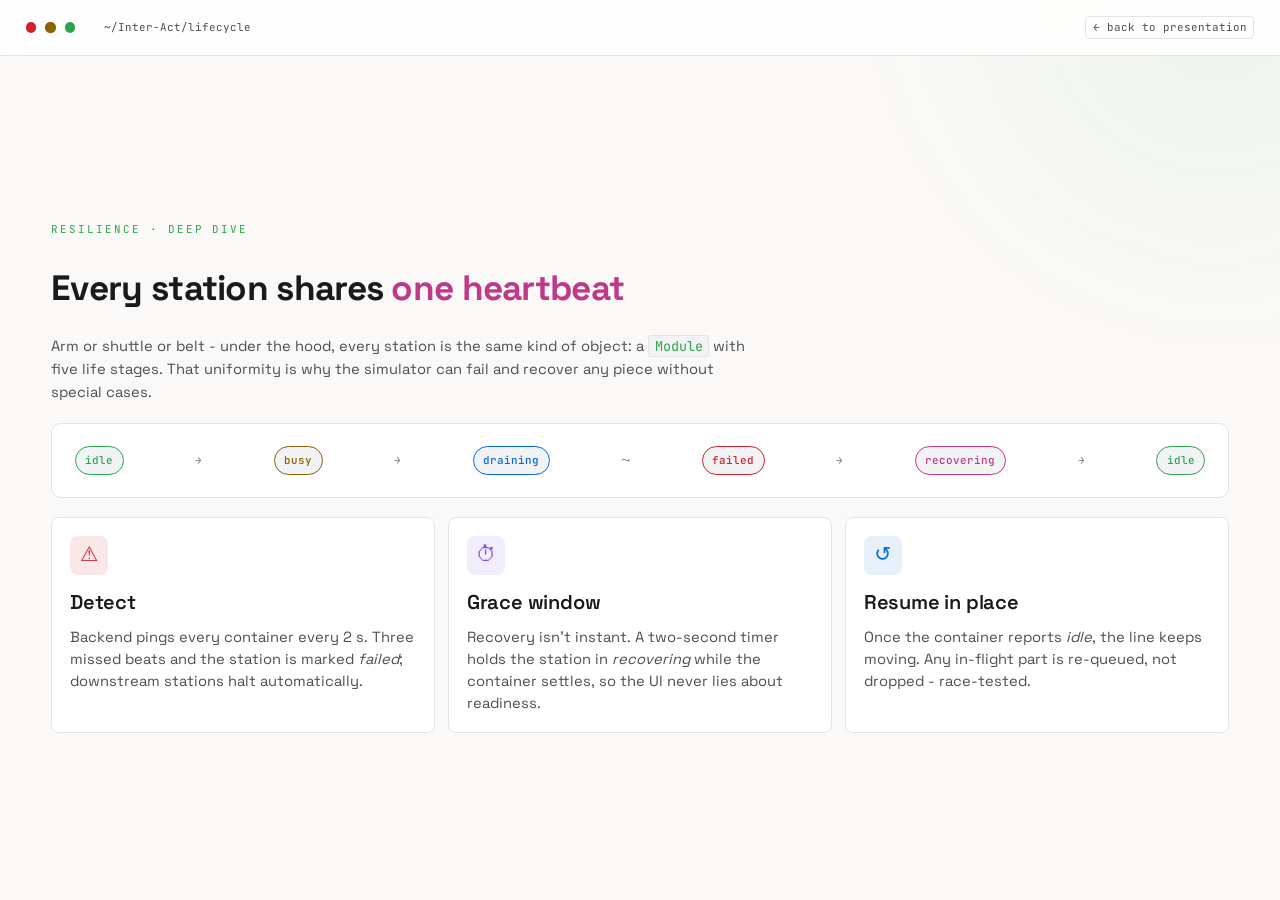
<file: lifecycle.html>
<!DOCTYPE html>
<html lang="en">
<head>
<meta charset="UTF-8">
<meta name="viewport" content="width=device-width, initial-scale=1.0">
<title>INTER.act - Lifecycle deep dive</title>
<link rel="preconnect" href="https://fonts.googleapis.com">
<link rel="preconnect" href="https://fonts.gstatic.com" crossorigin>
<link href="https://fonts.googleapis.com/css2?family=JetBrains+Mono:wght@300;400;500;700;800&family=Space+Grotesk:wght@400;500;600;700&display=swap" rel="stylesheet">
<link rel="stylesheet" href="styles.css">
</head>
<body>

<!-- Standalone deep-dive page reachable from the hidden hotspot on
     presentation.html slide 6 ("5 lifecycle states" stat).
     Single back link returns the viewer to the presentation. -->
<section class="slide">
    <header class="chrome">
        <span class="dot r"></span><span class="dot y"></span><span class="dot g"></span>
        <span class="path">~/Inter-Act/lifecycle</span>
        <span class="branch">
            <a href="presentation.html">← back to presentation</a>
        </span>
    </header>

    <div class="slide-content">
        <p class="eyebrow reveal">Resilience · deep dive</p>
        <h2 class="section-title reveal">
            Every station shares <span style="color:var(--magenta);">one heartbeat</span>
        </h2>

        <p class="reveal muted" style="max-width:78ch;">
            Arm or shuttle or belt - under the hood, every station is the same kind
            of object: a <kbd>Module</kbd> with five life stages. That uniformity is
            why the simulator can fail and recover any piece without special cases.
        </p>

        <div class="state-graph reveal">
            <span class="state-node idle">idle</span>
            <span class="state-arrow">→</span>
            <span class="state-node busy">busy</span>
            <span class="state-arrow">→</span>
            <span class="state-node drain">draining</span>
            <span class="state-arrow">⤳</span>
            <span class="state-node failed">failed</span>
            <span class="state-arrow">→</span>
            <span class="state-node recover">recovering</span>
            <span class="state-arrow">→</span>
            <span class="state-node idle">idle</span>
        </div>

        <div class="grid-3 reveal">
            <div class="card red">
                <div class="icon">⚠</div>
                <h3>Detect</h3>
                <p>Backend pings every container every 2 s. Three missed beats and
                the station is marked <em>failed</em>; downstream stations halt
                automatically.</p>
            </div>
            <div class="card violet">
                <div class="icon">⏱</div>
                <h3>Grace window</h3>
                <p>Recovery isn't instant. A two-second timer holds the station
                in <em>recovering</em> while the container settles, so the UI
                never lies about readiness.</p>
            </div>
            <div class="card cyan">
                <div class="icon">↺</div>
                <h3>Resume in place</h3>
                <p>Once the container reports <em>idle</em>, the line keeps moving.
                Any in-flight part is re-queued, not dropped - race-tested.</p>
            </div>
        </div>
    </div>
</section>

<script>
/* Esc / Backspace / ← arrow → back to presentation */
document.addEventListener('keydown', (e) => {
    if (e.key === 'Escape' || e.key === 'Backspace' || e.key === 'ArrowLeft') {
        e.preventDefault();
        location.href = 'presentation.html';
    }
});
</script>
</body>
</html>
</file>
<file: styles.css>
/* ===========================================
   INTER.act presentation - shared stylesheet
   Light theme, editorial + technical accents.
   Linked by every slide-N.html and index.html.
   =========================================== */

:root {
    /* Palette - warm cream paper, ink black, jade green accent */
    --bg-primary: #faf9f7;
    --bg-panel: #ffffff;
    --bg-elevated: #f1f3f5;
    --border: #e1e4e8;
    --border-bright: #c9d1d9;

    --text-primary: #1a1a1a;
    --text-secondary: #4a4f55;
    --text-dim: #7a8087;

    --green: #2da44e;
    --green-glow: rgba(45, 164, 78, 0.18);
    --amber: #8a6300;
    /* darkened from #bf8700 for WCAG 4.5:1 contrast on cream bg */
    --magenta: #bf3989;
    --cyan: #0969da;
    --red: #cf222e;
    --violet: #8250df;

    --font-display: 'Space Grotesk', system-ui, sans-serif;
    --font-mono: 'JetBrains Mono', ui-monospace, monospace;

    --title-size: clamp(1.8rem, 6vw, 5rem);
    --h2-size: clamp(1.2rem, 3.2vw, 2.2rem);
    --h3-size: clamp(0.9rem, 1.9vw, 1.25rem);
    --body-size: clamp(0.75rem, 1.15vw, 1rem);
    --small-size: clamp(0.6rem, 0.85vw, 0.78rem);

    --slide-padding: clamp(1.2rem, 4vw, 4rem);
    --content-gap: clamp(0.6rem, 1.5vw, 1.4rem);
    --element-gap: clamp(0.3rem, 0.8vw, 0.7rem);

    --ease: cubic-bezier(0.16, 1, 0.3, 1);
    --dur: 0.7s;
}

* {
    margin: 0;
    padding: 0;
    box-sizing: border-box;
}

html,
body {
    height: 100%;
    overflow-x: hidden;
}

body {
    background: var(--bg-primary);
    color: var(--text-primary);
    font-family: var(--font-display);
    font-size: var(--body-size);
    line-height: 1.55;
}

/* ===========================================
   SLIDE FRAME - locks each page to viewport
   =========================================== */
.slide {
    width: 100vw;
    height: 100vh;
    height: 100dvh;
    overflow: hidden;
    display: flex;
    flex-direction: column;
    position: relative;
    padding: var(--slide-padding);
    background: var(--bg-primary);
}

.slide-content {
    flex: 1;
    display: flex;
    flex-direction: column;
    justify-content: center;
    max-height: 100%;
    overflow: hidden;
    gap: var(--content-gap);
    margin-top: clamp(2.5rem, 6vh, 4rem);
    /* space for header chrome */
}

@media (max-height: 700px) {
    :root {
        --slide-padding: clamp(0.8rem, 3vw, 2rem);
        --title-size: clamp(1.4rem, 4.8vw, 2.8rem);
        --h2-size: clamp(1rem, 2.6vw, 1.7rem);
    }

    .slide-content {
        margin-top: clamp(2rem, 5vh, 3rem);
    }
}

@media (max-height: 600px) {
    :root {
        --slide-padding: clamp(0.6rem, 2.5vw, 1.5rem);
        --content-gap: clamp(0.4rem, 1vw, 0.8rem);
        --body-size: clamp(0.65rem, 0.95vw, 0.85rem);
    }
}

@media (max-height: 500px) {
    :root {
        --title-size: clamp(1.1rem, 3.5vw, 1.8rem);
    }
}

@media (prefers-reduced-motion: reduce) {

    *,
    *::before,
    *::after {
        animation-duration: 0.01ms !important;
        transition-duration: 0.2s !important;
    }
}

/* Subtle paper texture / depth - no AI gradient slop */
.slide::after {
    content: '';
    position: absolute;
    width: 60vmax;
    height: 60vmax;
    top: -30vmax;
    right: -25vmax;
    background: radial-gradient(circle, rgba(45, 164, 78, 0.06), transparent 60%);
    pointer-events: none;
    z-index: 0;
    filter: blur(50px);
}

.slide>* {
    position: relative;
    z-index: 2;
}

/* ===========================================
   PAGE CHROME - top bar, nav, slide number
   =========================================== */
.chrome {
    position: absolute;
    top: 0;
    left: 0;
    right: 0;
    display: flex;
    align-items: center;
    gap: 0.6rem;
    padding: clamp(0.6rem, 1.3vw, 1rem) clamp(0.9rem, 2vw, 1.6rem);
    background: rgba(255, 255, 255, 0.85);
    backdrop-filter: blur(8px);
    border-bottom: 1px solid var(--border);
    font-family: var(--font-mono);
    font-size: var(--small-size);
    color: var(--text-dim);
    z-index: 5;
}

.chrome .dot {
    width: clamp(8px, 0.8vw, 12px);
    height: clamp(8px, 0.8vw, 12px);
    border-radius: 50%;
    background: var(--border-bright);
}

.chrome .dot.r {
    background: var(--red);
}

.chrome .dot.y {
    background: var(--amber);
}

.chrome .dot.g {
    background: var(--green);
}

.chrome .path {
    margin-left: clamp(0.5rem, 1.5vw, 1.5rem);
    color: var(--text-secondary);
}

.chrome .branch {
    margin-left: auto;
    color: var(--green);
    display: flex;
    align-items: center;
    gap: 0.6rem;
}

.chrome a {
    color: var(--text-secondary);
    text-decoration: none;
    padding: 0.2em 0.6em;
    border: 1px solid var(--border);
    border-radius: 4px;
    background: var(--bg-panel);
    transition: all 0.2s var(--ease);
}

.chrome a:hover {
    border-color: var(--green);
    color: var(--green);
}

.chrome a.disabled {
    opacity: 0.35;
    pointer-events: none;
}

/* Cursor blink (title slide accent) */
.cursor::after {
    content: '▊';
    color: var(--green);
    animation: blink 1.1s steps(2) infinite;
    margin-left: 0.2em;
}

@keyframes blink {
    50% {
        opacity: 0;
    }
}

/* ===========================================
   REVEAL ANIMATIONS - page-load staggered
   =========================================== */
.reveal {
    opacity: 0;
    transform: translateY(20px);
    animation: rise var(--dur) var(--ease) forwards;
}

.reveal:nth-child(1) {
    animation-delay: 0.05s;
}

.reveal:nth-child(2) {
    animation-delay: 0.15s;
}

.reveal:nth-child(3) {
    animation-delay: 0.25s;
}

.reveal:nth-child(4) {
    animation-delay: 0.35s;
}

.reveal:nth-child(5) {
    animation-delay: 0.45s;
}

.reveal:nth-child(6) {
    animation-delay: 0.55s;
}

.reveal:nth-child(7) {
    animation-delay: 0.65s;
}

@keyframes rise {
    to {
        opacity: 1;
        transform: translateY(0);
    }
}

/* ===========================================
   TYPOGRAPHY
   =========================================== */
h1.title {
    font-family: var(--font-display);
    font-size: var(--title-size);
    font-weight: 700;
    letter-spacing: -0.04em;
    line-height: 0.95;
    color: var(--text-primary);
}

h1.title .green {
    color: var(--green);
    text-shadow: 0 0 30px var(--green-glow);
}

h2.section-title {
    font-family: var(--font-display);
    font-size: var(--h2-size);
    font-weight: 700;
    color: var(--text-primary);
    letter-spacing: -0.02em;
}

h2.section-title .prompt {
    font-family: var(--font-mono);
    color: var(--green);
    margin-right: 0.4em;
    font-weight: 500;
}

.eyebrow {
    font-family: var(--font-mono);
    font-size: var(--small-size);
    letter-spacing: 0.18em;
    text-transform: uppercase;
    color: var(--green);
    margin-bottom: 0.4em;
}

.tag {
    display: inline-block;
    font-family: var(--font-mono);
    font-size: var(--small-size);
    color: var(--green);
    border: 1px solid var(--green);
    padding: 0.25em 0.8em;
    border-radius: 999px;
    background: rgba(45, 164, 78, 0.08);
}

.tag.amber {
    color: var(--amber);
    border-color: var(--amber);
    background: rgba(191, 135, 0, 0.08);
}

.tag.cyan {
    color: var(--cyan);
    border-color: var(--cyan);
    background: rgba(9, 105, 218, 0.08);
}

.tag.violet {
    color: var(--violet);
    border-color: var(--violet);
    background: rgba(130, 80, 223, 0.08);
}

.muted {
    color: var(--text-secondary);
}

.dim {
    color: var(--text-dim);
}

kbd {
    font-family: var(--font-mono);
    font-size: 0.92em;
    background: var(--bg-elevated);
    border: 1px solid var(--border);
    border-radius: 3px;
    padding: 0.05em 0.4em;
    color: var(--green);
}

/* ===========================================
   GRID + CARDS
   =========================================== */
.grid-2 {
    display: grid;
    grid-template-columns: repeat(auto-fit, minmax(min(100%, 280px), 1fr));
    gap: clamp(0.6rem, 1.2vw, 1rem);
}

.grid-3 {
    display: grid;
    grid-template-columns: repeat(auto-fit, minmax(min(100%, 200px), 1fr));
    gap: clamp(0.5rem, 1vw, 0.9rem);
}

.grid-4 {
    display: grid;
    grid-template-columns: repeat(auto-fit, minmax(min(100%, 160px), 1fr));
    gap: clamp(0.5rem, 1vw, 0.9rem);
}

.card {
    background: var(--bg-panel);
    border: 1px solid var(--border);
    border-radius: 8px;
    padding: clamp(0.7rem, 1.4vw, 1.2rem);
    transition: border-color 0.3s var(--ease), transform 0.3s var(--ease), box-shadow 0.3s var(--ease);
    position: relative;
    overflow: hidden;
}

.card:hover {
    border-color: var(--green);
    transform: translateY(-2px);
    box-shadow: 0 8px 24px rgba(0, 0, 0, 0.06);
}

.card .icon {
    width: clamp(28px, 3vw, 40px);
    height: clamp(28px, 3vw, 40px);
    border-radius: 8px;
    background: rgba(45, 164, 78, 0.1);
    color: var(--green);
    display: grid;
    place-items: center;
    font-size: clamp(14px, 1.6vw, 22px);
    margin-bottom: 0.6em;
}

.card.amber .icon {
    background: rgba(191, 135, 0, 0.1);
    color: var(--amber);
}

.card.cyan .icon {
    background: rgba(9, 105, 218, 0.1);
    color: var(--cyan);
}

.card.violet .icon {
    background: rgba(130, 80, 223, 0.1);
    color: var(--violet);
}

.card.red .icon {
    background: rgba(207, 34, 46, 0.1);
    color: var(--red);
}

.card h3 {
    font-family: var(--font-display);
    font-size: var(--h3-size);
    font-weight: 600;
    color: var(--text-primary);
    margin-bottom: 0.4em;
    letter-spacing: -0.01em;
}

.card p {
    font-size: var(--body-size);
    color: var(--text-secondary);
    line-height: 1.5;
}

/* ===========================================
   FACTORY DIAGRAM (slide 3)
   =========================================== */
.factory {
    display: flex;
    flex-direction: column;
    gap: clamp(0.4rem, 1vw, 1rem);
    padding: clamp(0.8rem, 1.8vw, 1.5rem);
    background: var(--bg-panel);
    border: 1px solid var(--border);
    border-radius: 10px;
    position: relative;
    overflow: hidden;
}

.factory-row {
    display: flex;
    align-items: center;
    justify-content: space-between;
    gap: clamp(0.4rem, 1vw, 0.8rem);
    flex-wrap: nowrap;
}

.node {
    flex: 1;
    min-width: 0;
    display: flex;
    flex-direction: column;
    align-items: center;
    gap: 0.4em;
    padding: clamp(0.5rem, 1vw, 0.8rem) clamp(0.4rem, 0.8vw, 0.7rem);
    background: var(--bg-elevated);
    border: 1px solid var(--border-bright);
    border-radius: 8px;
    font-family: var(--font-mono);
    font-size: var(--small-size);
    color: var(--text-secondary);
    position: relative;
    transition: all 0.3s var(--ease);
}

.node .glyph {
    width: clamp(28px, 3.5vw, 44px);
    height: clamp(28px, 3.5vw, 44px);
    display: grid;
    place-items: center;
}

.node .label {
    color: var(--text-primary);
    font-weight: 500;
    font-family: var(--font-display);
    font-size: var(--body-size);
}

.node .role {
    font-size: clamp(0.55rem, 0.8vw, 0.7rem);
    color: var(--text-dim);
}

.node.arm {
    border-color: var(--green);
}

.node.arm .glyph svg {
    stroke: var(--green);
}

.node.veh {
    border-color: var(--violet);
}

.node.veh .glyph svg {
    stroke: var(--violet);
    fill: var(--violet);
}

.node.conv {
    border-color: var(--amber);
}

.node.conv .glyph svg {
    stroke: var(--amber);
}

.node.output {
    border-color: var(--cyan);
}

.node.output .glyph svg {
    stroke: var(--cyan);
}

.flow-arrow {
    color: var(--text-dim);
    font-family: var(--font-mono);
    font-size: clamp(0.9rem, 1.5vw, 1.4rem);
    flex-shrink: 0;
}

@keyframes pulse-glow {

    0%,
    100% {
        box-shadow: 0 0 0 0 rgba(45, 164, 78, 0.4);
    }

    50% {
        box-shadow: 0 0 0 6px rgba(45, 164, 78, 0);
    }
}

.node.live {
    animation: pulse-glow 2.4s var(--ease) infinite;
}

/* ===========================================
   STATE MACHINE GRAPH (slide 4)
   =========================================== */
.state-graph {
    display: flex;
    align-items: center;
    justify-content: space-between;
    flex-wrap: wrap;
    gap: clamp(0.3rem, 0.8vw, 0.6rem);
    padding: clamp(0.8rem, 1.8vw, 1.4rem);
    background: var(--bg-panel);
    border: 1px solid var(--border);
    border-radius: 10px;
    font-family: var(--font-mono);
    font-size: var(--small-size);
}

.state-node {
    padding: 0.45em 0.9em;
    border-radius: 999px;
    border: 1.5px solid var(--border-bright);
    color: var(--text-secondary);
    background: var(--bg-elevated);
    white-space: nowrap;
    font-weight: 500;
}

.state-node.idle {
    border-color: var(--green);
    color: var(--green);
}

.state-node.busy {
    border-color: var(--amber);
    color: var(--amber);
}

.state-node.drain {
    border-color: var(--cyan);
    color: var(--cyan);
}

.state-node.failed {
    border-color: var(--red);
    color: var(--red);
}

.state-node.recover {
    border-color: var(--magenta);
    color: var(--magenta);
    animation: pulse-mag 1.6s var(--ease) infinite;
}

@keyframes pulse-mag {

    0%,
    100% {
        box-shadow: 0 0 0 0 rgba(191, 57, 137, 0.5);
    }

    50% {
        box-shadow: 0 0 0 6px rgba(191, 57, 137, 0);
    }
}

.state-arrow {
    color: var(--text-dim);
}

/* ===========================================
   STATS (slide 5)
   =========================================== */
.stats-row {
    display: grid;
    grid-template-columns: repeat(auto-fit, minmax(min(100%, 130px), 1fr));
    gap: clamp(0.5rem, 1.2vw, 1.1rem);
}

.stat {
    background: var(--bg-panel);
    border: 1px solid var(--border);
    border-left: 3px solid var(--green);
    border-radius: 6px;
    padding: clamp(0.6rem, 1.3vw, 1rem);
}

.stat.amber {
    border-left-color: var(--amber);
}

.stat.cyan {
    border-left-color: var(--cyan);
}

.stat.violet {
    border-left-color: var(--violet);
}

.stat .num {
    font-family: var(--font-display);
    font-size: clamp(1.4rem, 3.4vw, 2.4rem);
    font-weight: 700;
    color: var(--green);
    line-height: 1;
    letter-spacing: -0.04em;
}

.stat.amber .num {
    color: var(--amber);
}

.stat.cyan .num {
    color: var(--cyan);
}

.stat.violet .num {
    color: var(--violet);
}

.stat .label {
    font-family: var(--font-mono);
    font-size: var(--small-size);
    color: var(--text-secondary);
    margin-top: 0.3em;
    text-transform: uppercase;
    letter-spacing: 0.08em;
}

/* Stealth hotspot - invisible link wrapper around a .stat tile.
   Matches the surrounding stats exactly: no underline, no color shift,
   no hover effect, default cursor. The viewer doesn't see a clickable
   target, but the tile is keyboard-focusable and clickable. */
.stat-link,
.stat-link:hover,
.stat-link:focus,
.stat-link:visited,
.stat-link:active {
    text-decoration: none;
    color: inherit;
    outline: none;
    cursor: default;
    display: flex;
    flex-direction: column;
}

.stat-link .stat {
    transition: none;
    flex: 1;
}

/* ===========================================
   ROADMAP (slide 6)
   =========================================== */
.roadmap {
    display: grid;
    grid-template-columns: repeat(auto-fit, minmax(min(100%, 220px), 1fr));
    gap: clamp(0.6rem, 1.4vw, 1.2rem);
}

.milestone {
    position: relative;
    padding: clamp(0.8rem, 1.5vw, 1.3rem);
    background: var(--bg-panel);
    border: 1px solid var(--border);
    border-radius: 10px;
    border-top: 3px solid var(--green);
    overflow: hidden;
}

.milestone.next {
    border-top-color: var(--amber);
}

.milestone.later {
    border-top-color: var(--cyan);
}

.milestone.dream {
    border-top-color: var(--violet);
}

.milestone .when {
    font-family: var(--font-mono);
    font-size: var(--small-size);
    color: var(--green);
    text-transform: uppercase;
    letter-spacing: 0.15em;
    margin-bottom: 0.5em;
}

.milestone.next .when {
    color: var(--amber);
}

.milestone.later .when {
    color: var(--cyan);
}

.milestone.dream .when {
    color: var(--violet);
}

.milestone h3 {
    font-family: var(--font-display);
    font-size: var(--h3-size);
    font-weight: 600;
    margin-bottom: 0.4em;
    color: var(--text-primary);
}

.milestone ul {
    list-style: none;
    display: flex;
    flex-direction: column;
    gap: 0.3em;
    font-size: var(--body-size);
    color: var(--text-secondary);
    line-height: 1.5;
}

.milestone ul li {
    padding-left: 1em;
    position: relative;
}

.milestone ul li::before {
    content: '◆';
    position: absolute;
    left: 0;
    color: var(--green);
    font-size: 0.7em;
    top: 0.4em;
}

.milestone.next ul li::before {
    color: var(--amber);
}

.milestone.later ul li::before {
    color: var(--cyan);
}

.milestone.dream ul li::before {
    color: var(--violet);
}

/* ===========================================
   BULLETS - terminal style
   =========================================== */
.bullet-list {
    list-style: none;
    display: flex;
    flex-direction: column;
    gap: clamp(0.35rem, 0.9vw, 0.7rem);
}

.bullet-list li {
    font-size: var(--body-size);
    color: var(--text-secondary);
    padding-left: 1.4em;
    position: relative;
    line-height: 1.55;
}

.bullet-list li::before {
    content: '>';
    position: absolute;
    left: 0;
    color: var(--green);
    font-weight: 700;
    font-family: var(--font-mono);
}

.bullet-list li strong {
    color: var(--text-primary);
    font-weight: 600;
}

/* ===========================================
   SLIDE NUMBER
   =========================================== */
.slide-number {
    position: absolute;
    bottom: clamp(0.6rem, 1.5vw, 1.5rem);
    right: clamp(0.8rem, 2vw, 2rem);
    font-family: var(--font-mono);
    font-size: var(--small-size);
    color: var(--text-dim);
    z-index: 5;
}

.slide-number .of {
    color: var(--border-bright);
}

/* ===========================================
   TITLE SLIDE - DIGITAL TECHNOLOGIES branding
   =========================================== */
.title-cover {
    padding: 0;
    background: var(--bg-panel);
}

.title-cover .slide-content {
    margin-top: 0;
    padding: 0;
    gap: 0;
    justify-content: flex-start;
}

/* Title slide is intentionally chrome-free - banner is the header.
   Keep the elements in DOM (nav.js reads links) but hide them visually. */
.title-cover .chrome {
    display: none;
}

/* Hide chrome on the cover so the banner runs edge-to-edge.
   Nav links remain in the DOM for nav.js to read. */
.title-cover .chrome {
    display: none;
}

.title-cover::after {
    display: none;
}

.hero-banner {
    position: relative;
    flex: 0 0 auto;
    width: 100%;
    /* Cap so banner never eats more than ~38% of slide height on tall viewports;
       image keeps its natural 5.6:1 aspect - nothing cropped, nothing clipped. */
    max-height: 38vh;
    overflow: hidden;
    background: #2c8c8c;
    line-height: 0;
}

.hero-banner img {
    display: block;
    width: 100%;
    height: auto;
    max-height: 38vh;
    object-fit: contain;
    object-position: left center;
}

@media (max-height: 700px) {

    .hero-banner,
    .hero-banner img {
        max-height: 32vh;
    }
}

@media (max-height: 500px) {

    .hero-banner,
    .hero-banner img {
        max-height: 28vh;
    }
}

/* Cover body - Inter.act + brand row + partners strip */
.cover-body {
    flex: 1;
    display: grid;
    grid-template-rows: 1fr auto;
    padding: clamp(1rem, 3vw, 3rem) clamp(1.2rem, 4vw, 4rem);
    background: #ffffff;
    gap: clamp(0.6rem, 1.5vw, 1.4rem);
    overflow: hidden;
}

.cover-main {
    display: grid;
    grid-template-columns: 1fr auto;
    align-items: center;
    gap: clamp(1rem, 3vw, 3rem);
}

.cover-left .term {
    font-family: var(--font-display);
    font-size: clamp(0.85rem, 1.4vw, 1.15rem);
    color: #2c8c8c;
    font-weight: 500;
    margin-bottom: clamp(0.6rem, 1.5vw, 1.5rem);
}

.cover-left .product {
    font-family: var(--font-display);
    font-size: clamp(2rem, 6vw, 5rem);
    font-weight: 700;
    color: #1f6e6e;
    letter-spacing: -0.02em;
    line-height: 1;
}

.brand-row {
    display: flex;
    align-items: center;
    gap: clamp(0.8rem, 2.5vw, 2rem);
    flex-wrap: nowrap;
}

.brand-row img {
    display: block;
    height: clamp(60px, 9vh, 110px);
    width: auto;
    object-fit: contain;
}

.brand-row .x {
    font-family: var(--font-display);
    font-size: clamp(1rem, 2.5vw, 2rem);
    font-weight: 600;
    color: #888;
    flex-shrink: 0;
}

.partners-strip {
    display: flex;
    align-items: center;
    justify-content: space-between;
    gap: clamp(0.6rem, 2vw, 1.5rem);
    padding-top: clamp(0.6rem, 1.5vw, 1.2rem);
    border-top: 1px solid #ececec;
    flex-wrap: wrap;
}

.partners-left {
    display: flex;
    align-items: center;
    gap: clamp(0.8rem, 2vw, 1.6rem);
    font-size: var(--small-size);
    color: #555;
    flex-wrap: wrap;
}

.partners-left .lead {
    color: #666;
    font-family: var(--font-display);
    font-size: clamp(0.7rem, 1.1vw, 0.95rem);
}

.partners-left img {
    display: block;
    height: clamp(36px, 4.5vh, 60px);
    width: auto;
    object-fit: contain;
}

.partners-right {
    display: flex;
    align-items: center;
    gap: 0.5rem;
    font-family: var(--font-display);
    font-size: clamp(0.8rem, 1.3vw, 1.05rem);
    color: #1f6e6e;
    font-weight: 500;
}

.partners-right .ig-icon {
    width: clamp(20px, 2.4vw, 30px);
    height: clamp(20px, 2.4vw, 30px);
}

/* Title-slide chrome - keep the same opaque look as every other slide
   (no see-through over the banner; banner sits cleanly below it). */

/* ===========================================
   PROBLEM / MOTIVATION SLIDE - SVG diagram frame
   =========================================== */
.diagram-frame {
    background: var(--bg-panel);
    border: 1px solid var(--border);
    border-radius: 12px;
    padding: clamp(0.5rem, 1vw, 0.8rem);
    overflow: hidden;
    display: grid;
    place-items: center;
    box-shadow: 0 4px 20px rgba(0, 0, 0, 0.05);
    cursor: zoom-in;
    position: relative;
    transition: transform 0.3s var(--ease), box-shadow 0.3s var(--ease);
}

.diagram-frame:hover {
    transform: translateY(-2px);
    box-shadow: 0 18px 48px rgba(0, 0, 0, 0.14);
}

.diagram-frame .zoom-hint {
    position: absolute;
    top: clamp(0.4rem, 1vw, 0.8rem);
    right: clamp(0.4rem, 1vw, 0.8rem);
    font-family: var(--font-mono);
    font-size: var(--small-size);
    color: var(--green);
    background: rgba(255, 255, 255, 0.9);
    border: 1px solid var(--green);
    padding: 0.3em 0.7em;
    border-radius: 4px;
    backdrop-filter: blur(4px);
    pointer-events: none;
}

.diagram-frame img,
.diagram-frame svg,
.diagram-frame object {
    width: 100%;
    /* SVG ships at viewBox 980×520 ≈ 1.885 ratio. Lock the aspect so <object>
       (which has no intrinsic height) renders the diagram in full instead of
       falling back to the default 150px box and clipping the bottom rows. */
    aspect-ratio: 980 / 520;
    height: auto;
    max-height: clamp(280px, 62vh, 640px);
    display: block;
    pointer-events: none;
}

/* Lightbox modal - full-viewport zoom view */
.lightbox {
    position: fixed;
    inset: 0;
    background: rgba(10, 10, 10, 0.92);
    display: none;
    align-items: center;
    justify-content: center;
    z-index: 9999;
    cursor: zoom-out;
    padding: clamp(1rem, 4vw, 4rem);
    backdrop-filter: blur(6px);
    animation: lb-fade 0.25s var(--ease);
}

.lightbox.open {
    display: flex;
}

.lightbox object,
.lightbox img {
    max-width: 100%;
    max-height: 100%;
    width: auto;
    height: auto;
    border-radius: 8px;
    box-shadow: 0 24px 80px rgba(0, 0, 0, 0.6);
}

.lightbox .close-hint {
    position: absolute;
    top: clamp(1rem, 2.5vw, 2rem);
    right: clamp(1rem, 2.5vw, 2rem);
    font-family: var(--font-mono);
    font-size: var(--small-size);
    color: rgba(255, 255, 255, 0.7);
    border: 1px solid rgba(255, 255, 255, 0.25);
    padding: 0.4em 0.9em;
    border-radius: 4px;
}

@keyframes lb-fade {
    from {
        opacity: 0;
    }

    to {
        opacity: 1;
    }
}

/* ===========================================
   LIVE DEMO BUTTON (slide 3)
   =========================================== */
.demo-cta {
    display: flex;
    justify-content: center;
    margin-top: var(--element-gap);
}

.demo-btn {
    display: inline-flex;
    align-items: center;
    gap: 0.6em;
    padding: clamp(0.6rem, 1.3vw, 0.9rem) clamp(1.2rem, 2.5vw, 2rem);
    background: var(--green);
    color: #ffffff;
    text-decoration: none;
    font-family: var(--font-display);
    font-weight: 600;
    font-size: clamp(0.85rem, 1.4vw, 1.1rem);
    border-radius: 999px;
    box-shadow: 0 10px 24px rgba(45, 164, 78, 0.28);
    transition: transform 0.25s var(--ease), box-shadow 0.25s var(--ease), background 0.25s var(--ease);
    border: 1px solid rgba(255, 255, 255, 0.2);
}

.demo-btn:hover {
    transform: translateY(-2px);
    background: #218a3f;
    box-shadow: 0 14px 32px rgba(45, 164, 78, 0.38);
}

.demo-btn:active {
    transform: translateY(0);
}

.demo-btn .pulse {
    width: 10px;
    height: 10px;
    border-radius: 50%;
    background: #ffffff;
    box-shadow: 0 0 0 0 rgba(255, 255, 255, 0.7);
    animation: dot-pulse 1.6s var(--ease) infinite;
}

@keyframes dot-pulse {

    0%,
    100% {
        box-shadow: 0 0 0 0 rgba(255, 255, 255, 0.7);
    }

    50% {
        box-shadow: 0 0 0 8px rgba(255, 255, 255, 0);
    }
}

.compare-row {
    display: grid;
    grid-template-columns: 1fr 1fr;
    gap: clamp(0.6rem, 1.5vw, 1.2rem);
    margin-top: var(--element-gap);
}

.compare-card {
    background: var(--bg-panel);
    border: 1px solid var(--border);
    border-radius: 8px;
    padding: clamp(0.7rem, 1.4vw, 1.1rem);
    border-top: 3px solid var(--red);
}

.compare-card.goal {
    border-top-color: var(--green);
}

.compare-card .label {
    font-family: var(--font-mono);
    font-size: var(--small-size);
    text-transform: uppercase;
    letter-spacing: 0.15em;
    color: var(--red);
    margin-bottom: 0.4em;
}

.compare-card.goal .label {
    color: var(--green);
}

.compare-card h3 {
    font-family: var(--font-display);
    font-size: var(--h3-size);
    font-weight: 600;
    margin-bottom: 0.3em;
    color: var(--text-primary);
}

.compare-card p {
    font-size: var(--body-size);
    color: var(--text-secondary);
    line-height: 1.5;
}

/* ===========================================
   PHASE CARDS - Project epics, traffic-light colors (slide 3)
   =========================================== */
.phases {
    display: grid;
    grid-template-columns: repeat(auto-fit, minmax(min(100%, 240px), 1fr));
    gap: clamp(0.7rem, 1.5vw, 1.2rem);
}

.phase {
    background: var(--bg-panel);
    border: 1px solid var(--border);
    border-radius: 12px;
    padding: clamp(0.9rem, 1.8vw, 1.4rem);
    position: relative;
    overflow: hidden;
}

.phase::before {
    content: '';
    position: absolute;
    inset: 0 auto 0 0;
    width: 4px;
    background: var(--phase-color, var(--green));
}

.phase.done {
    --phase-color: #2da44e;
}

.phase.active {
    --phase-color: var(--amber);
}

.phase.pending {
    --phase-color: #cf222e;
}

.phase .phase-head {
    display: flex;
    align-items: center;
    gap: 0.6rem;
    margin-bottom: 0.6em;
}

.phase .phase-num {
    font-family: var(--font-mono);
    font-size: var(--small-size);
    font-weight: 600;
    color: var(--phase-color);
    letter-spacing: 0.15em;
    text-transform: uppercase;
}

.phase .phase-status {
    margin-left: auto;
    width: clamp(28px, 3vw, 38px);
    height: clamp(28px, 3vw, 38px);
    border-radius: 50%;
    background: color-mix(in srgb, var(--phase-color) 15%, transparent);
    color: var(--phase-color);
    display: grid;
    place-items: center;
    font-size: clamp(14px, 1.6vw, 20px);
    font-weight: 700;
    border: 1.5px solid var(--phase-color);
}

.phase.active .phase-status {
    animation: phase-pulse 2s var(--ease) infinite;
}

@keyframes phase-pulse {

    0%,
    100% {
        box-shadow: 0 0 0 0 color-mix(in srgb, var(--phase-color) 40%, transparent);
    }

    50% {
        box-shadow: 0 0 0 6px transparent;
    }
}

.phase h3 {
    font-family: var(--font-display);
    font-size: var(--h3-size);
    font-weight: 600;
    margin-bottom: 0.3em;
    color: var(--text-primary);
    letter-spacing: -0.01em;
}

.phase p {
    font-size: var(--body-size);
    color: var(--text-secondary);
    line-height: 1.5;
    margin-bottom: 0.6em;
}

.phase .phase-tag {
    display: inline-block;
    font-family: var(--font-mono);
    font-size: var(--small-size);
    background: color-mix(in srgb, var(--phase-color) 12%, transparent);
    color: var(--phase-color);
    padding: 0.2em 0.7em;
    border-radius: 999px;
    font-weight: 500;
}

/* "you-are-here" indicator under the phase row */
.phase-progress {
    display: flex;
    align-items: center;
    gap: 0.6rem;
    font-family: var(--font-mono);
    font-size: var(--small-size);
    color: var(--text-dim);
    margin-top: var(--element-gap);
    justify-content: center;
}

.phase-progress .track {
    flex: 1;
    height: 4px;
    border-radius: 2px;
    background: linear-gradient(90deg,
            #2da44e 0%, #2da44e 33%,
            var(--amber) 33%, var(--amber) 66%,
            #e1e4e8 66%);
    position: relative;
    max-width: 480px;
}

.phase-progress .marker {
    position: absolute;
    top: -6px;
    left: 50%;
    transform: translateX(-50%);
    width: 14px;
    height: 14px;
    border-radius: 50%;
    background: var(--amber);
    border: 2px solid #fff;
    box-shadow: 0 0 0 2px var(--amber);
}

/* ===========================================
   ARCHITECTURE DIAGRAM (slide 4)
   Single inline SVG so connectors are explicit and pixel-perfect.
   Connections: backend ↔ ollama (diagonal), backend → arm, demo-runner → veh.
   =========================================== */
.arch {
    background: var(--bg-panel);
    border: 1px solid var(--border);
    border-radius: 12px;
    padding: clamp(0.8rem, 1.8vw, 1.4rem);
    /* Column so the legend stacks BELOW the SVG instead of wrapping to its right. */
    display: flex;
    flex-direction: column;
    align-items: stretch;
    gap: clamp(0.4rem, 1vw, 0.8rem);
}

.arch-svg {
    width: 100%;
    height: auto;
    aspect-ratio: 1100 / 380;
    max-height: clamp(220px, 38vh, 380px);
    display: block;
    align-self: center;
}

.arch-legend {
    display: flex;
    justify-content: center;
    gap: clamp(1rem, 2.5vw, 2.5rem);
    margin-top: clamp(0.6rem, 1.2vw, 1rem);
    flex-wrap: wrap;
    font-family: var(--font-mono);
    font-size: var(--small-size);
    color: var(--text-secondary);
}

.arch-legend-item {
    display: inline-flex;
    align-items: center;
    gap: 0.5rem;
}

.arch-callout {
    margin-top: calc(var(--element-gap) * 0.05) !important;
    background: color-mix(in srgb, var(--violet) 8%, var(--bg-panel));
    border: 1px solid color-mix(in srgb, var(--violet) 30%, transparent);
    border-left: 3px solid var(--violet);
    border-radius: 6px;
    padding: clamp(0.7rem, 1.3vw, 1.1rem) clamp(0.9rem, 1.7vw, 1.3rem);
    font-size: var(--body-size);
    color: var(--text-secondary);
    line-height: 1.55;
}

.arch-callout strong {
    color: var(--violet);
    font-weight: 600;
}

/* Slide 04 fit fix: keep bottom note fully visible */
.architecture-slide .slide-content {
    justify-content: flex-start;
    gap: clamp(0.3rem, 0.65vw, 0.55rem);
    margin-top: 0.35rem;
    max-height: 100%;
    overflow: hidden;
    padding-bottom: 0;
}

.architecture-slide .eyebrow {
    margin-bottom: 0.05em;
}

.architecture-slide .section-title {
    font-size: clamp(1.28rem, 2.2vw, 1.8rem);
    line-height: 1.1;
}

.architecture-slide .arch {
    padding: 0.38rem;
}

.architecture-slide .arch-svg {
    max-height: 180px;
}

.architecture-slide .arch-callout {
    margin-top: 0;
    margin-bottom: 0;
    padding: 0.24rem 0.48rem;
    font-size: clamp(0.56rem, 0.72vw, 0.66rem);
    line-height: 1.18;
}

/* Browser-sized viewport fit: prevent slide-04 note clipping on ~700px-tall windows */
@media (max-height: 780px) {
    .architecture-slide .slide-content {
        margin-top: 0.2rem;
        gap: 0.2rem;
        padding-bottom: 0;
    }

    .architecture-slide .section-title {
        font-size: clamp(1.2rem, 2vw, 1.55rem);
        line-height: 1.05;
    }

    .architecture-slide .arch {
        padding: 0.32rem;
    }

    .architecture-slide .arch-svg {
        max-height: 165px;
    }

    .architecture-slide .arch-legend {
        margin-top: 0.18rem;
        font-size: 0.6rem;
    }

    .architecture-slide .arch-callout {
        margin-top: 0;
        padding: 0.2rem 0.42rem;
        font-size: 0.56rem;
        line-height: 1.14;
    }
}

/* ===========================================
   LIVE DEMO FOCAL SLIDE (slide 5)
   =========================================== */
.demo-focal {
    display: flex;
    flex-direction: column;
    align-items: center;
    justify-content: center;
    text-align: center;
    gap: clamp(0.8rem, 2vh, 1.8rem);
    overflow: visible;
    padding-bottom: clamp(0.4rem, 1.1vh, 0.9rem);
}

.demo-focal h2 {
    font-family: var(--font-display);
    /* Smaller than v1 - the factory row + 3 cards + button now share the slide,
       so the headline can't dominate the viewport or it crowds them out. */
    font-size: clamp(1.6rem, 4vw, 3.2rem);
    font-weight: 700;
    letter-spacing: -0.04em;
    line-height: 1.05;
    color: var(--text-primary);
}

.demo-focal h2 .green {
    color: var(--green);
    text-shadow: 0 0 30px var(--green-glow);
}

.demo-focal .lede {
    font-size: clamp(0.9rem, 1.5vw, 1.2rem);
    color: var(--text-secondary);
    max-width: 50ch;
    line-height: 1.6;
}

.demo-focal .demo-btn {
    font-size: clamp(0.92rem, 1.55vw, 1.14rem);
    padding: clamp(0.72rem, 1.28vw, 0.96rem) clamp(1.34rem, 2.45vw, 2.1rem);
    margin-bottom: clamp(0.2rem, 0.8vh, 0.6rem);
}

.demo-focal .url {
    font-family: var(--font-mono);
    font-size: var(--small-size);
    color: var(--text-dim);
    margin-top: 0.4em;
}

.demo-focal .hints {
    display: grid;
    grid-template-columns: repeat(auto-fit, minmax(min(100%, 180px), 1fr));
    gap: clamp(0.5rem, 1.2vw, 1rem);
    margin-top: var(--element-gap);
    max-width: 720px;
    width: 100%;
}

.demo-focal .hint {
    background: var(--bg-panel);
    border: 1px solid var(--border);
    border-radius: 8px;
    padding: clamp(0.6rem, 1.2vw, 0.9rem);
    font-size: var(--small-size);
    color: var(--text-secondary);
    line-height: 1.45;
}

.demo-focal .hint strong {
    color: var(--green);
    display: block;
    font-family: var(--font-mono);
    margin-bottom: 0.3em;
    font-size: 1em;
}

/* ===========================================
   THANK-YOU SLIDE (slide 8 in combined)
   =========================================== */
.thanks-slide {
    background:
        radial-gradient(circle at 80% 20%, rgba(45, 164, 78, 0.08), transparent 60%),
        radial-gradient(circle at 20% 80%, rgba(130, 80, 223, 0.06), transparent 55%),
        var(--bg-primary);
}

.thanks-content {
    align-items: center;
    text-align: center;
    justify-content: center;
    gap: clamp(1rem, 2.5vh, 2rem);
}

.thanks-title {
    font-family: var(--font-display);
    font-size: clamp(3rem, 11vw, 9rem);
    font-weight: 800;
    letter-spacing: -0.05em;
    line-height: 0.9;
    color: var(--text-primary);
}

.thanks-title .green {
    color: var(--green);
    text-shadow: 0 0 40px var(--green-glow);
}

.thanks-lede {
    font-size: clamp(0.95rem, 1.6vw, 1.3rem);
    max-width: 50ch;
    line-height: 1.6;
}

/* ===========================================
   COMBINED PRESENTATION (presentation.html) —
   scroll-snap each .slide to viewport
   =========================================== */
body.combined {
    overflow-y: auto;
}

body.combined html {
    scroll-snap-type: y mandatory;
    scroll-behavior: smooth;
}

body.combined .slide {
    scroll-snap-align: start;
}

/* ===========================================
   INDEX PAGE (table of contents)
   =========================================== */
.index-grid {
    display: grid;
    grid-template-columns: repeat(auto-fit, minmax(min(100%, 240px), 1fr));
    gap: clamp(0.7rem, 1.5vw, 1.2rem);
}

.index-card {
    display: block;
    text-decoration: none;
    color: inherit;
    background: var(--bg-panel);
    border: 1px solid var(--border);
    border-radius: 10px;
    padding: clamp(1rem, 2vw, 1.6rem);
    transition: all 0.3s var(--ease);
    position: relative;
    overflow: hidden;
}

.index-card:hover {
    border-color: var(--green);
    transform: translateY(-4px);
    box-shadow: 0 12px 32px rgba(0, 0, 0, 0.08);
}

.index-card .num {
    font-family: var(--font-mono);
    font-size: var(--small-size);
    color: var(--green);
    letter-spacing: 0.15em;
    margin-bottom: 0.6em;
}

.index-card h3 {
    font-family: var(--font-display);
    font-size: clamp(1rem, 2vw, 1.4rem);
    font-weight: 700;
    color: var(--text-primary);
    margin-bottom: 0.4em;
    letter-spacing: -0.02em;
}

.index-card p {
    font-size: var(--body-size);
    color: var(--text-secondary);
    line-height: 1.5;
}
</file>
